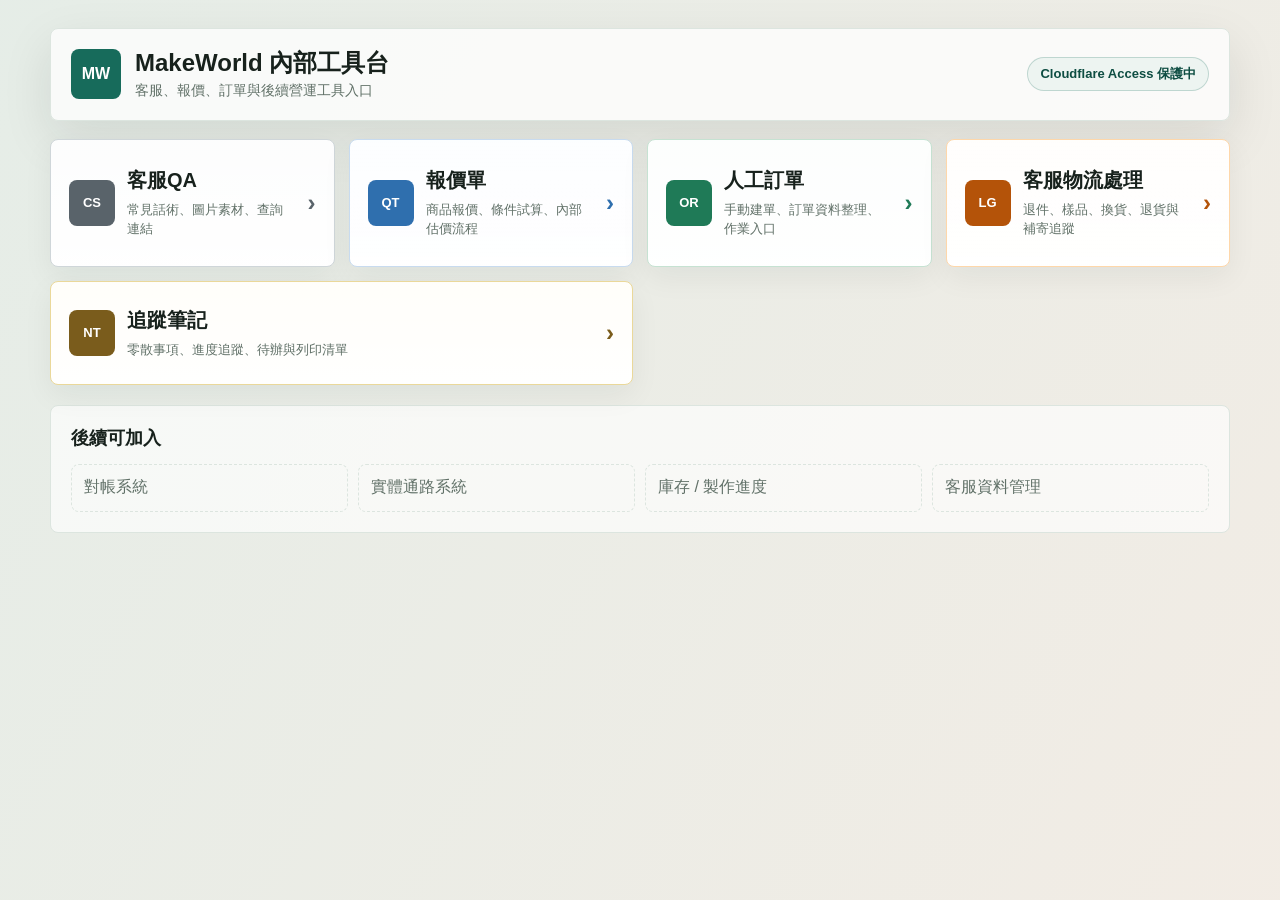
<file: index.html>
<!doctype html>
<html lang="zh-Hant">
  <head>
    <meta charset="UTF-8" />
    <meta name="viewport" content="width=device-width, initial-scale=1.0" />
    <title>MakeWorld 內部工具台</title>
    <link rel="stylesheet" href="platform.css?v=20260612-notes-row" />
  </head>
  <body>
    <main class="shell">
      <header class="topbar">
        <div class="brand">
          <div class="brand-mark" aria-hidden="true">MW</div>
          <div>
            <h1>MakeWorld 內部工具台</h1>
            <p>客服、報價、訂單與後續營運工具入口</p>
          </div>
        </div>
        <div class="status-pill">Cloudflare Access 保護中</div>
      </header>

      <section class="tool-grid" aria-label="工具列表">
        <a class="tool-card tool-customer" href="customer/">
          <span class="tool-icon" aria-hidden="true">CS</span>
          <span class="tool-content">
            <strong>客服QA</strong>
            <small>常見話術、圖片素材、查詢連結</small>
          </span>
          <span class="arrow" aria-hidden="true">›</span>
        </a>

        <a class="tool-card tool-quote" href="quote/">
          <span class="tool-icon" aria-hidden="true">QT</span>
          <span class="tool-content">
            <strong>報價單</strong>
            <small>商品報價、條件試算、內部估價流程</small>
          </span>
          <span class="arrow" aria-hidden="true">›</span>
        </a>

        <a class="tool-card tool-orders" href="orders/">
          <span class="tool-icon" aria-hidden="true">OR</span>
          <span class="tool-content">
            <strong>人工訂單</strong>
            <small>手動建單、訂單資料整理、作業入口</small>
          </span>
          <span class="arrow" aria-hidden="true">›</span>
        </a>

        <a class="tool-card tool-logistics" href="logistics/">
          <span class="tool-icon" aria-hidden="true">LG</span>
          <span class="tool-content">
            <strong>客服物流處理</strong>
            <small>退件、樣品、換貨、退貨與補寄追蹤</small>
          </span>
          <span class="arrow" aria-hidden="true">›</span>
        </a>

        <a class="tool-card tool-notes" href="notes/">
          <span class="tool-icon" aria-hidden="true">NT</span>
          <span class="tool-content">
            <strong>追蹤筆記</strong>
            <small>零散事項、進度追蹤、待辦與列印清單</small>
          </span>
          <span class="arrow" aria-hidden="true">›</span>
        </a>
      </section>

      <section class="coming-soon" aria-label="後續工具">
        <h2>後續可加入</h2>
        <div class="placeholder-grid">
          <div>對帳系統</div>
          <div>實體通路系統</div>
          <div>庫存 / 製作進度</div>
          <div>客服資料管理</div>
        </div>
      </section>
    </main>
  </body>
</html>
</file>
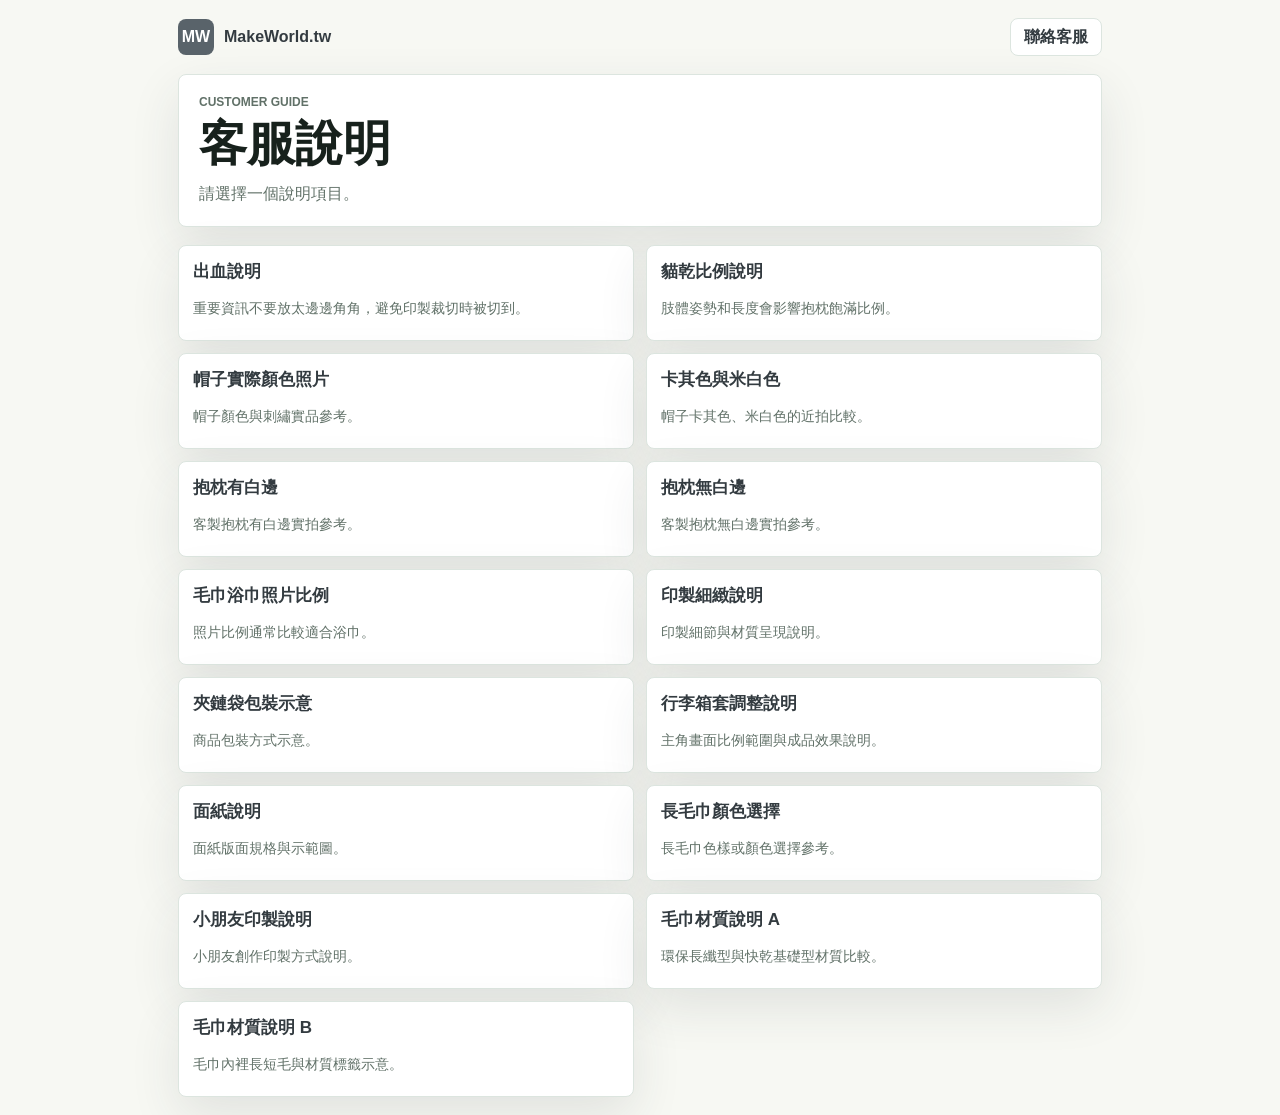
<file: help/index.html>
<!doctype html>
<html lang="zh-Hant">
  <head>
    <meta charset="UTF-8" />
    <meta name="viewport" content="width=device-width, initial-scale=1.0" />
    <meta name="robots" content="noindex, nofollow" />
    <title>MakeWorld 說明頁</title>
    <link rel="stylesheet" href="styles.css?v=20260609-help-pages" />
  </head>
  <body>
    <main class="help-shell">
      <header class="help-header">
        <a class="brand" href="./" aria-label="回說明首頁">
          <span>MW</span>
          <strong>MakeWorld.tw</strong>
        </a>
        <a class="contact-link" href="https://lin.ee/qmMYCJr" target="_blank" rel="noopener">聯絡客服</a>
      </header>

      <section class="hero" id="helpHero">
        <p class="eyebrow">Customer Guide</p>
        <h1 id="helpTitle">客服說明</h1>
        <p id="helpDescription">請選擇一個說明項目。</p>
      </section>

      <section class="image-card" id="imageCard" hidden>
        <img id="helpImage" alt="" />
      </section>

      <section class="guide-list" id="guideList" aria-label="所有說明項目"></section>
    </main>

    <script src="script.js?v=20260609-help-pages"></script>
  </body>
</html>
</file>
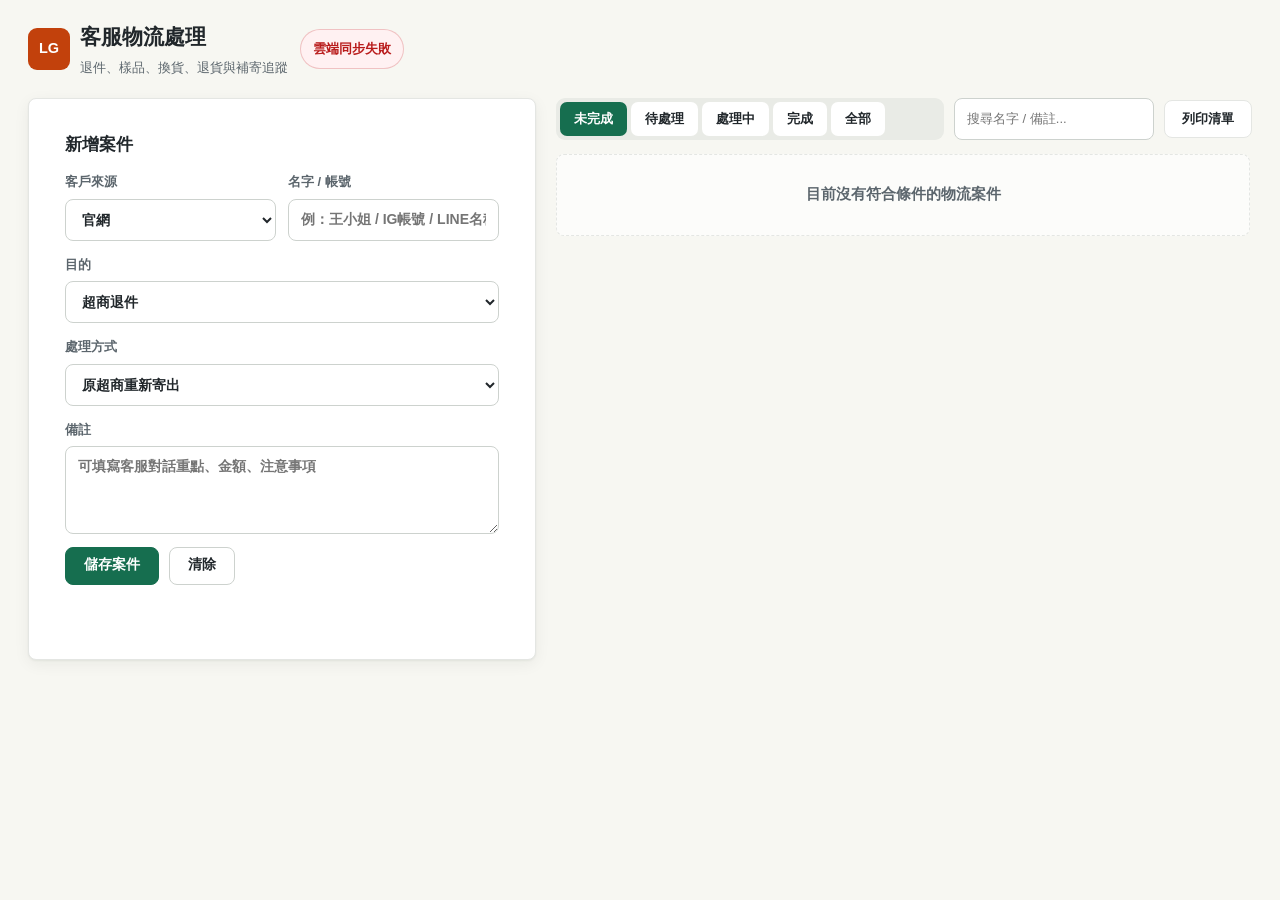
<file: logistics/index.html>
<!doctype html>
<html lang="zh-Hant">
  <head>
    <meta charset="UTF-8" />
    <meta name="viewport" content="width=device-width, initial-scale=1.0, maximum-scale=1.0" />
    <title>客服物流處理</title>
    <link rel="stylesheet" href="styles.css?v=20260721-case-print" />
  </head>
  <body>
    <main class="app-shell">
      <header class="topbar">
        <a class="brand" href="../" aria-label="回內部工具台">
          <span class="brand-mark">LG</span>
          <span>
            <strong>客服物流處理</strong>
            <small>退件、樣品、換貨、退貨與補寄追蹤</small>
          </span>
        </a>
        <div class="status-chip" id="syncStatus">雲端同步中</div>
      </header>

      <div class="tool-layout">
      <section class="view active" id="formView">
        <form class="case-form" id="caseForm">
          <input id="caseId" type="hidden" />
          <input id="caseReference" type="hidden" />

          <section class="panel logistics-entry-panel">
            <div class="panel-head">
              <h1>新增案件</h1>
            </div>

            <div class="source-grid">
              <label>
                客戶來源
                <select id="caseSource">
                  <option value="官網">官網</option>
                  <option value="FB">FB</option>
                  <option value="LINE@">LINE@</option>
                  <option value="threads">threads</option>
                  <option value="電話">電話</option>
                  <option value="布碼科技">布碼科技</option>
                  <option value="其他">其他</option>
                </select>
              </label>
              <label>
                名字 / 帳號
                <input id="caseSourceName" type="text" placeholder="例：王小姐 / IG帳號 / LINE名稱" />
              </label>
            </div>

            <label>
              目的
              <select id="casePurpose">
                <option value="超商退件">超商退件</option>
                <option value="樣品">樣品</option>
                <option value="換貨">換貨</option>
                <option value="退貨">退貨</option>
                <option value="其他">其他</option>
              </select>
            </label>

            <label class="conditional" id="purposeOtherWrap">
              其他目的內容
              <input id="casePurposeOther" type="text" placeholder="請填寫目的" />
            </label>

            <label>
              處理方式
              <select id="caseMethod">
                <option value="原超商重新寄出">原超商重新寄出</option>
                <option value="新超商重新寄出">新超商重新寄出</option>
                <option value="宅配">宅配</option>
                <option value="取件收回">取件收回</option>
              </select>
            </label>

            <div class="conditional detail-grid" id="storeWrap">
              <label>
                新超商店名
                <input id="storeName" type="text" placeholder="例：7-11 竹山門市" />
              </label>
              <label>
                新超商店號
                <input id="storeCode" type="text" placeholder="例：123456" />
              </label>
            </div>

            <div class="conditional detail-grid" id="deliveryWrap">
              <label>
                姓名
                <input id="recipientName" type="text" placeholder="收件 / 取件姓名" />
              </label>
              <label>
                電話
                <input id="recipientPhone" type="text" placeholder="電話" />
              </label>
              <label class="wide">
                地址
                <input id="recipientAddress" type="text" placeholder="完整地址" />
              </label>
            </div>

            <label>
              備註
              <textarea id="caseNote" rows="3" placeholder="可填寫客服對話重點、金額、注意事項"></textarea>
            </label>

            <div class="form-actions">
              <button class="primary-btn" type="submit">儲存案件</button>
              <button class="secondary-btn" type="button" id="clearButton">清除</button>
            </div>
            <div class="save-status" id="saveStatus" role="status" aria-live="polite"></div>

            <input id="caseStatus" type="hidden" value="pending" />
          </section>
        </form>
      </section>

      <section class="view active" id="listView">
        <div class="list-tools">
          <div class="filter-bar" id="filterBar">
            <button class="filter-btn active" type="button" data-filter="active">未完成</button>
            <button class="filter-btn" type="button" data-filter="pending">待處理</button>
            <button class="filter-btn" type="button" data-filter="processing">處理中</button>
            <button class="filter-btn" type="button" data-filter="done">完成</button>
            <button class="filter-btn" type="button" data-filter="all">全部</button>
          </div>
          <input class="list-search" id="caseSearch" type="search" placeholder="搜尋名字 / 備註..." autocomplete="off" />
          <button class="print-list-btn" type="button" id="printListButton">列印清單</button>
        </div>

        <div class="summary-grid" id="summaryGrid"></div>
        <div class="case-list" id="caseList"></div>
      </section>
      </div>
    </main>

    <div class="print-workorder" id="printWorkorder" aria-hidden="true"></div>

    <script src="script.js?v=20260721-case-print"></script>
  </body>
</html>
</file>
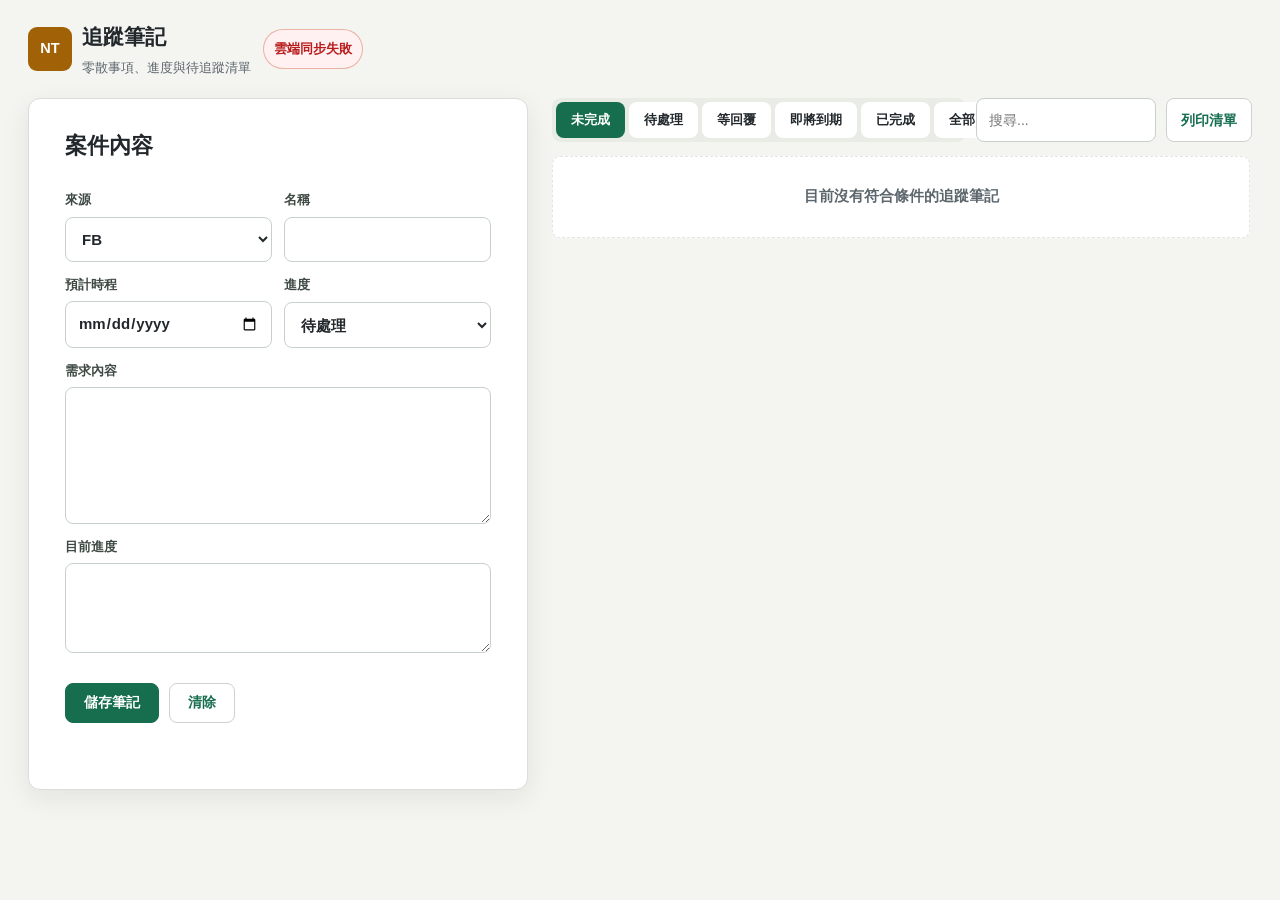
<file: notes/index.html>
<!doctype html>
<html lang="zh-Hant">
  <head>
    <meta charset="UTF-8" />
    <meta name="viewport" content="width=device-width, initial-scale=1.0, maximum-scale=1.0" />
    <title>追蹤筆記</title>
    <link rel="stylesheet" href="styles.css?v=20260624-note-date-sort" />
  </head>
  <body>
    <main class="app-shell">
      <header class="topbar">
        <a class="brand" href="../" aria-label="回內部工具台">
          <span class="brand-mark">NT</span>
          <span>
            <strong>追蹤筆記</strong>
            <small>零散事項、進度與待追蹤清單</small>
          </span>
        </a>
        <div class="status-chip" id="syncStatus">雲端同步中</div>
      </header>

      <div class="tool-layout">
      <section class="view active" id="formView">
        <form class="note-form" id="noteForm">
          <input id="noteId" type="hidden" />

          <section class="panel">
            <div class="panel-head">
              <p>NOTE</p>
              <h1>案件內容</h1>
            </div>

            <div class="two-grid note-title-grid">
              <label>
                來源
                <select id="noteTarget">
                  <option value="FB">FB</option>
                  <option value="LINE@">LINE@</option>
                  <option value="threads">threads</option>
                  <option value="電話">電話</option>
                  <option value="布碼科技">布碼科技</option>
                  <option value="官網">官網</option>
                  <option value="內部">內部</option>
                  <option value="其他">其他</option>
                </select>
              </label>
              <label>
                名稱
                <input id="noteTitle" type="text" />
              </label>
            </div>

            <div class="two-grid note-progress-grid">
              <label>
                預計時程
                <input id="noteDue" type="date" />
              </label>
              <label>
                進度
                <select id="noteStatus">
                  <option value="todo">待處理</option>
                  <option value="working">處理中</option>
                  <option value="quote">問報價中</option>
                  <option value="production">生產中</option>
                  <option value="customer_wait">客戶沒回應中</option>
                  <option value="vendor_wait">等廠商回覆</option>
                  <option value="sample">收樣品</option>
                  <option value="paused">暫停</option>
                  <option value="done">已完成</option>
                </select>
              </label>
            </div>

            <label class="work-field">
              需求內容
              <textarea id="noteWork" rows="5"></textarea>
            </label>

            <input id="notePriority" type="hidden" value="normal" />

            <label>
              目前進度
              <textarea id="noteMemo" rows="3"></textarea>
            </label>
          </section>

          <div class="form-actions">
            <button class="primary-btn" type="submit">儲存筆記</button>
            <button class="secondary-btn" type="button" id="clearButton">清除</button>
          </div>
          <div class="save-status" id="saveStatus" role="status" aria-live="polite"></div>
        </form>
      </section>

      <section class="view active" id="listView">
        <div class="list-tools">
          <div class="filter-bar" id="filterBar">
            <button class="filter-btn active" type="button" data-filter="active">未完成</button>
            <button class="filter-btn" type="button" data-filter="todo">待處理</button>
            <button class="filter-btn" type="button" data-filter="waiting">等回覆</button>
            <button class="filter-btn" type="button" data-filter="soon">即將到期</button>
            <button class="filter-btn" type="button" data-filter="done">已完成</button>
            <button class="filter-btn" type="button" data-filter="all">全部</button>
          </div>
          <input class="list-search" id="noteSearch" type="search" placeholder="搜尋..." autocomplete="off" />
          <button class="print-btn" type="button" id="printListButton">列印清單</button>
        </div>

        <div class="summary-grid" id="summaryGrid"></div>
        <div class="note-list" id="noteList"></div>
      </section>
      </div>
    </main>

    <script src="script.js?v=20260624-note-date-sort"></script>
  </body>
</html>
</file>
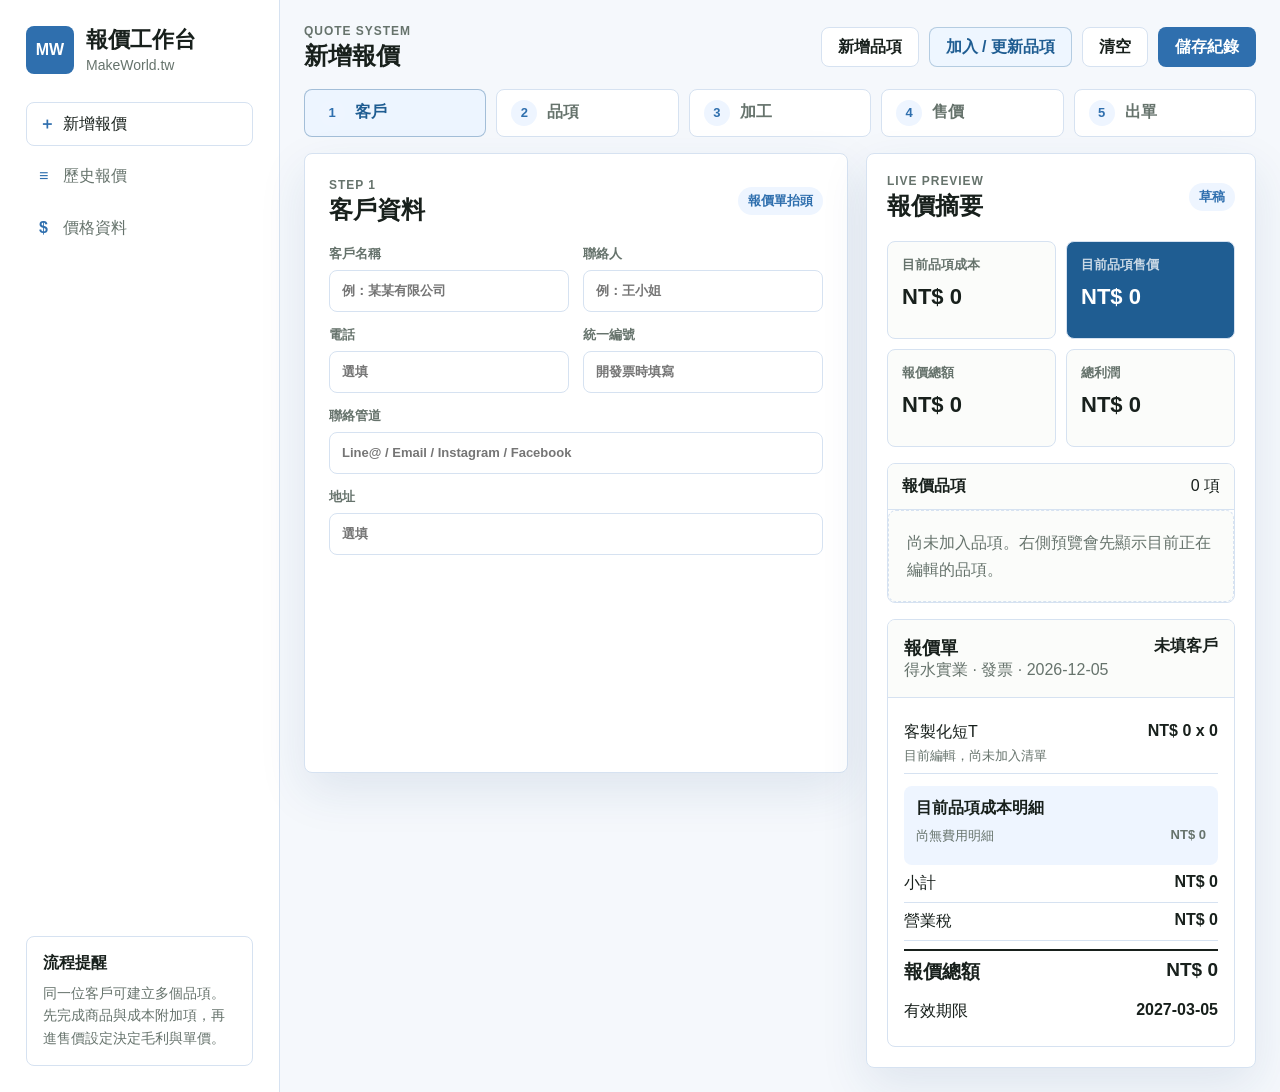
<file: quote-workbench/index.html>
<!doctype html>
<html lang="zh-Hant">
  <head>
    <meta charset="UTF-8" />
    <meta name="viewport" content="width=device-width, initial-scale=1.0" />
    <title>MakeWorld 報價工作台</title>
    <link rel="stylesheet" href="styles.css?v=20260601-paper-layout" />
  </head>
  <body>
    <main class="app-shell">
      <aside class="side-nav" aria-label="主要導覽">
        <div class="brand">
          <div class="brand-logo" aria-hidden="true">MW</div>
          <div>
            <h1>報價工作台</h1>
            <p>MakeWorld.tw</p>
          </div>
        </div>

        <nav class="nav-list" id="viewNav">
          <button class="nav-item active" type="button" data-view="workspace"><span>＋</span>新增報價</button>
          <button class="nav-item" type="button" data-view="history"><span>≡</span>歷史報價</button>
          <button class="nav-item" type="button" data-view="pricing"><span>$</span>價格資料</button>
        </nav>

        <div class="nav-note">
          <strong>流程提醒</strong>
          <p>同一位客戶可建立多個品項。先完成商品與成本附加項，再進售價設定決定毛利與單價。</p>
        </div>
      </aside>

      <section class="main-area">
        <header class="topbar">
          <div>
            <p class="eyebrow">Quote System</p>
            <h2 id="pageTitle">新增報價</h2>
          </div>
          <div class="topbar-actions">
            <button class="ghost-button" type="button" id="newItemButton">新增品項</button>
            <button class="secondary-button" type="button" id="commitTopButton">加入 / 更新品項</button>
            <button class="ghost-button" type="button" id="resetButton">清空</button>
            <button class="primary-button" type="button" id="saveButton">儲存紀錄</button>
          </div>
        </header>

        <section class="view active" id="workspaceView">
          <div class="flow-strip five" id="flowStrip" aria-label="報價流程">
            <button class="flow-step active" type="button" data-step="customer"><span>1</span>客戶</button>
            <button class="flow-step" type="button" data-step="product"><span>2</span>品項</button>
            <button class="flow-step" type="button" data-step="processing"><span>3</span>加工</button>
            <button class="flow-step" type="button" data-step="pricing"><span>4</span>售價</button>
            <button class="flow-step" type="button" data-step="quote"><span>5</span>出單</button>
          </div>

          <div class="work-grid">
            <section class="editor-panel">
              <article class="step-panel active" id="stepCustomer">
                <div class="section-title">
                  <div>
                    <p class="eyebrow">Step 1</p>
                    <h3>客戶資料</h3>
                  </div>
                  <span class="status-pill">報價單抬頭</span>
                </div>

                <div class="form-grid two">
                  <label>客戶名稱<input id="customerName" type="text" placeholder="例：某某有限公司" /></label>
                  <label>聯絡人<input id="contactName" type="text" placeholder="例：王小姐" /></label>
                  <label>電話<input id="customerPhone" type="text" placeholder="選填" /></label>
                  <label>統一編號<input id="taxId" type="text" placeholder="開發票時填寫" /></label>
                  <label class="wide">聯絡管道<input id="channel" type="text" placeholder="Line@ / Email / Instagram / Facebook" /></label>
                  <label class="wide">地址<input id="address" type="text" placeholder="選填" /></label>
                </div>
              </article>

              <article class="step-panel" id="stepProduct">
                <div class="section-title">
                  <div>
                    <p class="eyebrow">Step 2</p>
                    <h3>品項內容</h3>
                  </div>
                  <div class="segmented" role="group" aria-label="商品類型">
                    <button class="active" type="button" data-type="shirt">衣服</button>
                    <button type="button" data-type="towel">毛巾</button>
                    <button type="button" data-type="other">其他</button>
                  </div>
                </div>

                <div class="item-toolbar">
                  <div>
                    <strong id="editingLabel">目前編輯：新衣服品項</strong>
                    <p class="small-muted">設定完成後按「加入 / 更新品項」，它會進入右側報價清單。</p>
                  </div>
                  <button class="secondary-button" type="button" id="commitItemButton">加入 / 更新品項</button>
                </div>

                <div class="product-form active" id="shirtForm">
                  <div class="form-grid two">
                    <label class="wide">報價單品名<input id="shirtQuoteName" type="text" value="客製化短T" /></label>
                    <label>衣服品牌
                      <select id="shirtBrand">
                        <option value="printstar">Printstar 00085-CVT</option>
                        <option value="gildan">Gildan 76000 短T</option>
                        <option value="crossrunner">Crossrunner 3900 排汗衫</option>
                        <option value="ua">UA35001</option>
                        <option value="custom">其他，自填成本</option>
                      </select>
                    </label>
                    <label>顏色
                      <select id="shirtColor">
                        <option value="white">白色</option>
                        <option value="color">彩色</option>
                      </select>
                    </label>
                    <label>S - XL 數量<input id="shirtQtyRegular" type="number" min="0" placeholder="0" /></label>
                    <label>2L 以上數量<input id="shirtQtyLarge" type="number" min="0" placeholder="0" /></label>
                    <label id="customShirtCostWrap" class="hidden">自填衣服成本 / 件<input id="customShirtCost" type="number" min="0" placeholder="0" /></label>
                  </div>
                </div>

                <div class="product-form" id="towelForm">
                  <div class="form-grid two">
                    <label class="wide">報價單品名<input id="towelQuoteName" type="text" value="客製化毛巾" /></label>
                    <label>毛巾規格
                      <select id="towelType">
                        <option value="basic_white">素色毛巾 30x60cm</option>
                        <option value="basic_large">素色毛巾 34x76cm</option>
                        <option value="sport">運動毛巾 20x100cm</option>
                        <option value="bath">浴巾 70x140cm</option>
                      </select>
                    </label>
                    <label>顏色
                      <select id="towelColor">
                        <option value="white">白色</option>
                        <option value="color">彩色</option>
                      </select>
                    </label>
                    <label>數量<input id="towelQty" type="number" min="0" placeholder="0" /></label>
                    <label>毛巾加工 / 附加成本<input id="towelExtraCost" type="number" min="0" placeholder="0" /></label>
                  </div>
                  <div class="cost-card inline-cost">
                    <h4>附加費用</h4>
                    <div class="form-grid two">
                      <label>標籤<select id="towelLabelMode"><option value="none">不改標</option><option value="sew">車標</option><option value="print">印標</option></select></label>
                      <label>標籤採購費<input id="towelLabelBatchCost" type="number" min="0" placeholder="0" /></label>
                      <label>包裝<select id="towelPackageMode"><option value="none">免包裝</option><option value="opp">OPP 袋</option></select></label>
                      <label>每 100 件運費<input id="towelShippingRate" type="number" min="0" placeholder="0" /></label>
                    </div>
                    <div class="part-summary" id="towelAddonsSummary"></div>
                  </div>
                </div>

                <div class="product-form" id="otherForm">
                  <div class="form-grid two">
                    <label class="wide">報價單品名<input id="otherQuoteName" type="text" placeholder="例：客製化抱枕" /></label>
                    <label>商品名稱<input id="otherName" type="text" placeholder="例：抱枕、面紙、帽子" /></label>
                    <label>規格<input id="otherSpec" type="text" placeholder="選填" /></label>
                    <label>數量<input id="otherQty" type="number" min="0" placeholder="0" /></label>
                    <label>單件成本<input id="otherCost" type="number" min="0" placeholder="0" /></label>
                    <label class="wide">附加成本 / 件<input id="otherExtraCost" type="number" min="0" placeholder="0" /></label>
                  </div>
                  <div class="cost-card inline-cost">
                    <h4>附加費用</h4>
                    <div class="form-grid two">
                      <label>標籤<select id="otherLabelMode"><option value="none">不改標</option><option value="sew">車標</option><option value="print">印標</option></select></label>
                      <label>標籤採購費<input id="otherLabelBatchCost" type="number" min="0" placeholder="0" /></label>
                      <label>包裝<select id="otherPackageMode"><option value="none">免包裝</option><option value="opp">OPP 袋</option></select></label>
                      <label>每 100 件運費<input id="otherShippingRate" type="number" min="0" placeholder="0" /></label>
                    </div>
                    <div class="part-summary" id="otherAddonsSummary"></div>
                  </div>
                </div>
              </article>

              <article class="step-panel" id="stepProcessing">
                <div class="section-title">
                  <div>
                    <p class="eyebrow">Step 3</p>
                    <h3>衣服加工</h3>
                  </div>
                  <span class="status-pill">只套用衣服品項</span>
                </div>

                <div id="processingUnavailable" class="empty-state hidden">
                  <h4>此商品類型不需要衣服加工設定</h4>
                  <p>毛巾或其他商品的加工、包裝、特殊費用，請在各自的品項內容中設定。</p>
                </div>

                <div id="shirtProcessingArea" class="processing-grid">
                  <section class="position-card" data-position="front">
                    <div class="position-head">
                      <label class="check-label"><input type="checkbox" id="frontEnabled" />正面</label>
                      <strong class="position-total" id="frontSubtotal">NT$ 0 / 件</strong>
                    </div>
                    <div class="form-grid compact">
                      <label>印刷方式<select id="frontMethod" data-method><option value="dtf">抖粉</option><option value="screen">網印</option><option value="dtg">直噴</option><option value="custom">自填</option></select></label>
                      <label>寬 cm<input id="frontWidth" type="number" min="0" placeholder="0" /></label>
                      <label>高 cm<input id="frontHeight" type="number" min="0" placeholder="0" /></label>
                      <label data-colors-field="front">顏色數<input id="frontColors" type="number" min="1" placeholder="0" /></label>
                      <label data-custom-field="front">自填 / 件<input id="frontCustomCost" type="number" min="0" placeholder="0" /></label>
                      <label data-plate-field="front">版費<input id="frontPlate" type="number" min="0" readonly /></label>
                    </div>
                    <div class="part-summary" id="frontSummary"></div>
                  </section>

                  <section class="position-card" data-position="back">
                    <div class="position-head">
                      <label class="check-label"><input type="checkbox" id="backEnabled" />背面</label>
                      <strong class="position-total" id="backSubtotal">NT$ 0 / 件</strong>
                    </div>
                    <div class="form-grid compact">
                      <label>印刷方式<select id="backMethod" data-method><option value="dtf">抖粉</option><option value="screen">網印</option><option value="dtg">直噴</option><option value="custom">自填</option></select></label>
                      <label>寬 cm<input id="backWidth" type="number" min="0" placeholder="0" /></label>
                      <label>高 cm<input id="backHeight" type="number" min="0" placeholder="0" /></label>
                      <label data-colors-field="back">顏色數<input id="backColors" type="number" min="1" placeholder="0" /></label>
                      <label data-custom-field="back">自填 / 件<input id="backCustomCost" type="number" min="0" placeholder="0" /></label>
                      <label data-plate-field="back">版費<input id="backPlate" type="number" min="0" readonly /></label>
                    </div>
                    <div class="part-summary" id="backSummary"></div>
                  </section>

                  <section class="position-card" data-position="arm">
                    <div class="position-head">
                      <label class="check-label"><input type="checkbox" id="armEnabled" />手臂</label>
                      <div class="position-actions">
                        <select id="armSide">
                          <option value="left">左手臂</option>
                          <option value="right">右手臂</option>
                          <option value="both">雙臂</option>
                        </select>
                        <strong class="position-total" id="armSubtotal">NT$ 0 / 件</strong>
                      </div>
                    </div>
                    <div class="form-grid compact">
                      <label>印刷方式<select id="armMethod" data-method><option value="dtf">抖粉</option><option value="screen">網印</option><option value="dtg">直噴</option><option value="custom">自填</option></select></label>
                      <label>寬 cm<input id="armWidth" type="number" min="0" placeholder="0" /></label>
                      <label>高 cm<input id="armHeight" type="number" min="0" placeholder="0" /></label>
                      <label data-colors-field="arm">顏色數<input id="armColors" type="number" min="1" placeholder="0" /></label>
                      <label data-custom-field="arm">自填 / 件<input id="armCustomCost" type="number" min="0" placeholder="0" /></label>
                      <label data-plate-field="arm">版費<input id="armPlate" type="number" min="0" readonly /></label>
                    </div>
                    <div class="part-summary" id="armSummary"></div>
                  </section>
                </div>
                <div id="shirtAddonsCard" class="cost-card inline-cost">
                  <h4>附加費用</h4>
                  <div class="form-grid two">
                    <label>標籤<select id="shirtLabelMode"><option value="none">不改標</option><option value="sew">車標</option><option value="print">印標</option></select></label>
                    <label>標籤採購費<input id="shirtLabelBatchCost" type="number" min="0" placeholder="0" /></label>
                    <label>包裝<select id="shirtPackageMode"><option value="none">免包裝</option><option value="opp">OPP 袋</option></select></label>
                    <label>每 100 件運費<input id="shirtShippingRate" type="number" min="0" placeholder="0" /></label>
                  </div>
                  <div class="part-summary" id="shirtAddonsSummary"></div>
                </div>
              </article>

              <article class="step-panel" id="stepPricing">
                <div class="section-title">
                  <div>
                    <p class="eyebrow">Step 4</p>
                    <h3>售價設定</h3>
                  </div>
                  <span class="status-pill">目前品項</span>
                </div>

                <div class="cost-layout">
                  <div class="cost-card">
                    <h4>售價</h4>
                    <div class="form-grid two">
                      <label>定價模式<select id="profitMode"><option value="margin">利潤率</option><option value="fixed">固定獲利 / 件</option><option value="direct">直接填售價</option></select></label>
                      <label>利潤率 %<input id="marginRate" type="number" min="0" max="95" placeholder="0" /></label>
                      <label>固定獲利 / 件<input id="fixedProfit" type="number" min="0" placeholder="0" /></label>
                      <label>直接售價 / 件<input id="directPrice" type="number" min="0" placeholder="0" /></label>
                    </div>
                    <div class="part-summary" id="pricingSummary"></div>
                  </div>
                </div>
              </article>

              <article class="step-panel" id="stepQuote">
                <div class="section-title">
                  <div>
                    <p class="eyebrow">Step 5</p>
                    <h3>出單</h3>
                  </div>
                  <div class="segmented company-segment" role="group" aria-label="出單公司">
                    <button class="active" type="button" data-company="deshui">得水實業<br><small>發票</small></button>
                    <button type="button" data-company="chimei">奇美廣告<br><small>收據</small></button>
                    <button type="button" data-company="buma">布碼科技<br><small>收據</small></button>
                  </div>
                </div>

                <div class="quote-sheet" id="quoteSheet">
                  <div class="form-grid two output-options">
                    <label>報價單 Logo
                      <select id="outputLogo">
                        <option value="makeworld">地圖製造 logo</option>
                        <option value="buma">布碼科技 logo</option>
                        <option value="none">無 logo</option>
                      </select>
                    </label>
                    <label>報價單印章
                      <select id="outputStamp">
                        <option value="auto">依出單公司自動選擇</option>
                        <option value="deshui">得水實業印章</option>
                        <option value="chimei">奇美廣告印章</option>
                        <option value="none">無印章</option>
                      </select>
                    </label>
                    <label>公司聯絡人
                      <select id="outputContact">
                        <option value="wei">魏先生 0492653166</option>
                        <option value="lan">藍小姐 0939299535</option>
                      </select>
                    </label>
                  </div>
                  <div class="quote-sheet-head">
                    <div>
                      <p class="eyebrow">Quotation</p>
                      <h3>報價單預覽</h3>
                    </div>
                    <div class="quote-sheet-meta" id="quoteSheetMeta"></div>
                  </div>

                  <div class="quote-customer-block" id="quoteCustomerBlock"></div>

                  <div class="quote-table-wrap">
                    <table class="quote-table">
                      <thead>
                        <tr>
                          <th>品項</th>
                          <th>規格</th>
                          <th class="num">數量</th>
                          <th class="num">單價</th>
                          <th class="num">小計</th>
                        </tr>
                      </thead>
                      <tbody id="quoteTableBody"></tbody>
                    </table>
                  </div>

                  <div class="quote-total-box" id="quoteTotalBox"></div>
                </div>

                <div class="manual-item-box">
                  <div class="section-title compact-title">
                    <div>
                      <p class="eyebrow">Manual Item</p>
                      <h3>手動新增報價項目</h3>
                    </div>
                    <button class="secondary-button" type="button" id="addManualItemButton">加入手動項目</button>
                  </div>
                  <div class="form-grid two">
                    <label>品名<input id="manualName" type="text" placeholder="例：急件費、設計費、特殊包裝" /></label>
                    <label>規格<input id="manualSpec" type="text" placeholder="選填" /></label>
                    <label>數量<input id="manualQty" type="number" min="0" placeholder="0" /></label>
                    <label>單價<input id="manualPrice" type="number" min="0" placeholder="0" /></label>
                  </div>
                </div>

                <div class="form-grid two">
                  <label>報價日期<input id="quoteDate" type="date" /></label>
                  <label>有效期限<input id="validUntil" type="date" /></label>
                  <label class="wide">備註<textarea id="quoteNote" rows="4" placeholder="例：報價未含特殊急件費，實際交期依確認稿件後排程。"></textarea></label>
                </div>

                <div class="action-row">
                  <button class="primary-button" type="button" id="printButton">列印 / 另存 PDF</button>
                  <button class="secondary-button" type="button" id="mailButton">寄送 Email 草稿</button>
                </div>
              </article>
            </section>

            <aside class="summary-panel">
              <div class="summary-header">
                <div>
                  <p class="eyebrow">Live Preview</p>
                  <h3>報價摘要</h3>
                </div>
                <span id="quoteStatus" class="status-pill">草稿</span>
              </div>

              <div class="metric-grid">
                <div class="metric"><span>目前品項成本</span><strong id="unitCost">NT$ 0</strong></div>
                <div class="metric highlight"><span>目前品項售價</span><strong id="unitPrice">NT$ 0</strong></div>
                <div class="metric"><span>報價總額</span><strong id="grandTotal">NT$ 0</strong></div>
                <div class="metric"><span>總利潤</span><strong id="totalProfit">NT$ 0</strong></div>
              </div>

              <div class="item-list-panel">
                <div class="item-list-head">
                  <h4>報價品項</h4>
                  <span id="itemCount">0 項</span>
                </div>
                <div id="quoteItems" class="quote-items"></div>
              </div>

              <div class="quote-preview" id="quotePreview"></div>
            </aside>
          </div>
        </section>

        <section class="view" id="historyView">
          <div class="list-header">
            <div>
              <p class="eyebrow">Saved Quotes</p>
              <h3>歷史報價</h3>
            </div>
            <input id="historySearch" type="search" placeholder="搜尋客戶或品項" />
          </div>
          <div class="history-list" id="historyList"></div>
        </section>

        <section class="view" id="pricingView">
          <div class="pricing-grid">
            <article class="info-card"><h3>衣服基礎成本</h3><div id="shirtPricing"></div></article>
            <article class="info-card"><h3>毛巾基礎成本</h3><div id="towelPricing"></div></article>
            <article class="info-card">
              <h3>衣服加工公式</h3>
              <ul class="formula-list">
                <li>抖粉：寬 x 高 x 0.02 + 人工 7 元 / 件</li>
                <li>網印：第 1 色 10 元，第 2 色 +5 元，第 3 色起 +5 元，另加版費攤提</li>
                <li>直噴：暫估 60 元 / 件</li>
                <li>手臂雙臂會以 2 倍加工費計算</li>
              </ul>
            </article>
          </div>
        </section>
      </section>
    </main>

    <div class="toast" id="toast" role="status" aria-live="polite"></div>
    <script src="script.js?v=20260601-paper-layout"></script>
  </body>
</html>
</file>
<file: platform.css>
:root {
  color-scheme: light;
  --ink: #17211c;
  --muted: #617168;
  --line: #dce5df;
  --panel: #ffffff;
  --paper: #f7f8f3;
  --accent: #176b5b;
  --accent-strong: #0d4d42;
  --warm: #b45f3c;
  --shadow: 0 18px 50px rgba(23, 33, 28, 0.1);
}

* {
  box-sizing: border-box;
}

body {
  margin: 0;
  min-height: 100vh;
  font-family: Inter, "Noto Sans TC", "PingFang TC", "Microsoft JhengHei", Arial, sans-serif;
  background:
    linear-gradient(120deg, rgba(23, 107, 91, 0.08), rgba(180, 95, 60, 0.08)),
    var(--paper);
  color: var(--ink);
}

a {
  color: inherit;
  text-decoration: none;
}

.shell {
  width: min(1180px, calc(100% - 32px));
  margin: 0 auto;
  padding: 28px 0 48px;
}

.topbar {
  display: flex;
  align-items: center;
  justify-content: space-between;
  gap: 16px;
  border: 1px solid var(--line);
  border-radius: 8px;
  background: rgba(255, 255, 255, 0.76);
  box-shadow: var(--shadow);
  padding: 20px;
}

.brand {
  display: grid;
  grid-template-columns: 50px 1fr;
  gap: 14px;
  align-items: center;
}

.brand-mark {
  display: grid;
  place-items: center;
  width: 50px;
  height: 50px;
  border-radius: 8px;
  background: var(--accent);
  color: white;
  font-weight: 900;
}

h1,
h2,
p {
  margin: 0;
}

h1 {
  font-size: 24px;
  line-height: 1.2;
}

.brand p {
  margin-top: 4px;
  color: var(--muted);
  font-size: 14px;
}

.status-pill {
  display: inline-flex;
  align-items: center;
  min-height: 34px;
  border: 1px solid rgba(23, 107, 91, 0.22);
  border-radius: 999px;
  background: #edf4f1;
  color: var(--accent-strong);
  padding: 0 12px;
  font-size: 13px;
  font-weight: 800;
  white-space: nowrap;
}

.tool-grid {
  display: grid;
  grid-template-columns: repeat(4, minmax(0, 1fr));
  gap: 14px;
  margin-top: 18px;
}

.tool-card {
  --tool-main: var(--accent);
  --tool-soft: #f0f4f1;
  --tool-border: var(--line);
  display: grid;
  grid-template-columns: 46px 1fr auto;
  gap: 12px;
  align-items: center;
  min-height: 128px;
  border: 1px solid var(--tool-border);
  border-radius: 8px;
  background:
    linear-gradient(180deg, rgba(255, 255, 255, 0.86), rgba(255, 255, 255, 0.98)),
    var(--tool-soft);
  box-shadow: 0 10px 30px rgba(23, 33, 28, 0.06);
  padding: 18px;
}

.tool-card:hover {
  border-color: var(--tool-main);
  transform: translateY(-2px);
}

.tool-icon {
  display: grid;
  place-items: center;
  width: 46px;
  height: 46px;
  border-radius: 8px;
  background: var(--tool-main);
  color: white;
  font-size: 13px;
  font-weight: 900;
}

.tool-customer {
  --tool-main: #59636a;
  --tool-soft: #eef1f2;
  --tool-border: #cfd6d9;
}

.tool-quote {
  --tool-main: #2f6fae;
  --tool-soft: #edf5ff;
  --tool-border: #c8dbef;
}

.tool-orders {
  --tool-main: #1f7a57;
  --tool-soft: #edf8f2;
  --tool-border: #c6e2d2;
}

.tool-logistics {
  --tool-main: #b45309;
  --tool-soft: #fff7ed;
  --tool-border: #fed7aa;
}

.tool-notes {
  --tool-main: #7a5c1c;
  --tool-soft: #fff7da;
  --tool-border: #ead89a;
  grid-column: 1 / span 2;
  min-height: 104px;
}

.tool-content strong,
.tool-content small {
  display: block;
}

.tool-content strong {
  font-size: 20px;
}

.tool-content small {
  margin-top: 6px;
  color: var(--muted);
  line-height: 1.45;
}

.arrow {
  color: var(--tool-main);
  font-size: 24px;
  font-weight: 800;
}

.coming-soon {
  margin-top: 20px;
  border: 1px solid var(--line);
  border-radius: 8px;
  background: rgba(255, 255, 255, 0.66);
  padding: 20px;
}

.coming-soon h2 {
  font-size: 18px;
}

.placeholder-grid {
  display: grid;
  grid-template-columns: repeat(4, minmax(0, 1fr));
  gap: 10px;
  margin-top: 14px;
}

.placeholder-grid div {
  display: flex;
  align-items: center;
  min-height: 48px;
  border: 1px dashed var(--line);
  border-radius: 8px;
  color: var(--muted);
  padding: 0 12px;
}

@media (max-width: 900px) {
  .topbar,
  .tool-grid,
  .placeholder-grid {
    grid-template-columns: 1fr;
  }

  .tool-notes {
    grid-column: auto;
    min-height: 128px;
  }

  .topbar {
    display: grid;
  }

  .status-pill {
    width: max-content;
  }
}

@media (max-width: 560px) {
  .shell {
    width: min(100% - 20px, 1180px);
    padding-top: 10px;
  }

  .topbar,
  .tool-card,
  .coming-soon {
    padding: 14px;
  }

  .brand {
    grid-template-columns: 42px 1fr;
  }

  .brand-mark {
    width: 42px;
    height: 42px;
  }

  h1 {
    font-size: 21px;
  }
}
</file>
<file: help/styles.css>
:root {
  --ink: #17211c;
  --muted: #617168;
  --line: #dce5df;
  --paper: #f7f8f3;
  --panel: #ffffff;
  --accent: #59636a;
  --accent-strong: #333b40;
  --shadow: 0 18px 50px rgba(48, 56, 61, 0.11);
}

* {
  box-sizing: border-box;
}

body {
  margin: 0;
  min-height: 100vh;
  font-family: Inter, "Noto Sans TC", "PingFang TC", "Microsoft JhengHei", Arial, sans-serif;
  background: var(--paper);
  color: var(--ink);
}

a {
  color: inherit;
  text-decoration: none;
}

.help-shell {
  width: min(960px, 100%);
  margin: 0 auto;
  padding: 18px;
}

.help-header {
  display: flex;
  align-items: center;
  justify-content: space-between;
  gap: 12px;
  margin-bottom: 18px;
}

.brand {
  display: inline-flex;
  align-items: center;
  gap: 10px;
  color: var(--accent-strong);
}

.brand span {
  display: grid;
  place-items: center;
  width: 36px;
  height: 36px;
  border-radius: 8px;
  background: var(--accent);
  color: white;
  font-weight: 800;
}

.contact-link {
  display: inline-flex;
  align-items: center;
  min-height: 38px;
  border: 1px solid var(--line);
  border-radius: 8px;
  background: white;
  padding: 0 13px;
  color: var(--accent-strong);
  font-weight: 700;
}

.hero,
.image-card,
.guide-list a {
  border: 1px solid var(--line);
  border-radius: 8px;
  background: var(--panel);
  box-shadow: var(--shadow);
}

.hero {
  padding: 20px;
}

.eyebrow {
  margin: 0 0 8px;
  color: var(--muted);
  font-size: 12px;
  font-weight: 800;
  text-transform: uppercase;
}

h1 {
  margin: 0;
  font-size: clamp(28px, 7vw, 48px);
  line-height: 1.12;
  letter-spacing: 0;
}

.hero p:last-child {
  margin: 10px 0 0;
  color: var(--muted);
  font-size: 16px;
  line-height: 1.6;
}

.image-card {
  margin-top: 14px;
  overflow: hidden;
}

.image-card img {
  display: block;
  width: 100%;
  height: auto;
  background: #f2f4ef;
}

.guide-list {
  display: grid;
  grid-template-columns: repeat(2, minmax(0, 1fr));
  gap: 12px;
  margin-top: 18px;
}

.guide-list a {
  display: grid;
  gap: 6px;
  min-height: 96px;
  padding: 14px;
}

.guide-list strong {
  color: var(--accent-strong);
  font-size: 17px;
}

.guide-list span {
  color: var(--muted);
  font-size: 14px;
  line-height: 1.45;
}

@media (max-width: 640px) {
  .help-shell {
    padding: 14px;
  }

  .guide-list {
    grid-template-columns: 1fr;
  }
}
</file>
<file: logistics/styles.css>
:root {
  color-scheme: light;
  --ink: #21272b;
  --muted: #5c666d;
  --muted-light: #97a1a8;
  --line: #e4e6e3;
  --line-strong: #cdd2ce;
  --paper: #f4f4f1;
  --panel: #ffffff;
  --accent: #166e4f;
  --accent-strong: #0e4a36;
  --accent-soft: #e3f1ea;
  --tool-color: #c2410c;
  --green: #15803d;
  --green-soft: #e2f3e7;
  --gray: #e8eae6;
  --danger: #b91c1c;
  --danger-soft: #fde8e8;
  --pending: #b45309;
  --pending-soft: #fdf0dd;
  --active: #1d4ed8;
  --active-soft: #e4ecfd;
  --radius: 12px;
  --radius-s: 8px;
  --shadow: 0 1px 2px rgba(20, 30, 25, 0.05), 0 4px 16px rgba(20, 30, 25, 0.06);
  --shadow-lg: 0 4px 10px rgba(20, 30, 25, 0.08), 0 12px 40px rgba(20, 30, 25, 0.12);
}

* {
  box-sizing: border-box;
}

body {
  margin: 0;
  min-height: 100vh;
  font-family: "Noto Sans TC", Inter, "PingFang TC", "Microsoft JhengHei", Arial, sans-serif;
  background: var(--paper);
  color: var(--ink);
  font-size: 14.5px;
  line-height: 1.65;
}

button,
input,
select,
textarea {
  font: inherit;
}

button {
  cursor: pointer;
}

a {
  color: inherit;
  text-decoration: none;
}

.app-shell {
  width: min(1240px, calc(100% - 28px));
  margin: 0 auto;
  padding: 18px 0 44px;
}

.topbar {
  position: sticky;
  top: 0;
  z-index: 20;
  display: flex;
  justify-content: space-between;
  align-items: center;
  gap: 12px;
  border: 0;
  border-radius: 0;
  background: transparent;
  box-shadow: none;
  padding: 0;
  backdrop-filter: none;
}

.brand {
  display: flex;
  align-items: center;
  gap: 10px;
}

.brand-mark {
  display: grid;
  place-items: center;
  width: 42px;
  height: 42px;
  border-radius: 9px;
  background: var(--tool-color);
  color: white;
  font-weight: 900;
}

.brand strong,
.brand small {
  display: block;
}

.brand strong {
  font-size: 21px;
}

.brand small {
  margin-top: 2px;
  color: var(--muted);
  font-size: 13px;
}

.status-chip {
  border: 1px solid rgba(22, 110, 79, 0.22);
  border-radius: 999px;
  background: var(--accent-soft);
  color: var(--accent-strong);
  padding: 8px 12px;
  font-size: 13px;
  font-weight: 800;
  white-space: nowrap;
}

.status-chip[data-state="ok"] {
  border-color: rgba(31, 122, 87, 0.24);
  background: var(--green-soft);
  color: var(--green);
}

.status-chip[data-state="error"] {
  border-color: rgba(185, 28, 28, 0.22);
  background: #fff1f2;
  color: #b91c1c;
}

.mode-tabs {
  position: sticky;
  top: 84px;
  z-index: 19;
  display: grid;
  grid-template-columns: repeat(2, minmax(0, 1fr));
  gap: 10px;
  margin: 14px 0;
  background: rgba(255, 248, 239, 0.94);
  padding: 6px 0;
  backdrop-filter: blur(12px);
}

.mode-tab,
.filter-btn,
.primary-btn,
.secondary-btn,
.card-btn {
  min-height: 40px;
  border: 1px solid var(--line-strong);
  border-radius: var(--radius-s);
  background: white;
  color: var(--ink);
  font-weight: 600;
  font-size: 13.5px;
}

.mode-tab.active,
.filter-btn.active,
.primary-btn {
  border-color: var(--accent);
  background: var(--accent);
  color: white;
}

.status-pending .compact-status,
.case-row.status-pending .compact-status {
  color: var(--pending);
  background: var(--pending-soft);
}

.status-processing .compact-status,
.case-row.status-processing .compact-status {
  color: var(--active);
  background: var(--active-soft);
}

.status-done .compact-status,
.case-row.status-done .compact-status {
  color: var(--green);
  background: var(--green-soft);
}

.view {
  display: none;
}

.view.active {
  display: block;
}

.case-form {
  display: grid;
  grid-template-columns: 1fr 1fr;
  gap: 14px;
}

.panel,
.case-card,
.summary-card {
  border: 1px solid var(--line);
  border-radius: var(--radius);
  background: var(--panel);
  box-shadow: var(--shadow);
}

.panel {
  padding: 18px;
}

.panel-head {
  margin-bottom: 16px;
}

.panel-head p {
  margin: 0 0 6px;
  color: var(--accent);
  font-size: 12px;
  font-weight: 900;
  letter-spacing: 1.6px;
}

h1,
h2,
p {
  margin: 0;
}

h1,
h2 {
  font-size: 24px;
  line-height: 1.2;
}

label {
  display: grid;
  gap: 7px;
  color: var(--muted);
  font-size: 12.5px;
  font-weight: 600;
  margin-bottom: 12px;
}

input,
select,
textarea {
  width: 100%;
  border: 1px solid var(--line-strong);
  border-radius: var(--radius-s);
  background: #fff;
  color: var(--ink);
  padding: 9px 11px;
  font-size: 14px;
}

textarea {
  resize: vertical;
}

input:focus,
select:focus,
textarea:focus {
  outline: none;
  box-shadow: 0 0 0 3px rgba(22, 110, 79, 0.13);
  border-color: var(--accent);
}

.conditional {
  display: none;
}

.conditional.show {
  display: grid;
}

.detail-grid {
  grid-template-columns: 1fr 1fr;
  gap: 12px;
}

.source-grid {
  display: grid;
  grid-template-columns: 0.8fr 1.2fr;
  gap: 12px;
}

.source-grid label {
  margin-bottom: 13px;
}

.detail-grid label {
  margin-bottom: 0;
}

.wide {
  grid-column: 1 / -1;
}

.form-actions {
  grid-column: 1 / -1;
  display: grid;
  grid-template-columns: 1fr auto;
  gap: 10px;
}

.primary-btn,
.secondary-btn {
  padding: 0 18px;
}

.save-status {
  grid-column: 1 / -1;
  min-height: 22px;
  color: var(--green);
  font-weight: 800;
}

.filter-bar {
  position: sticky;
  top: 154px;
  z-index: 18;
  display: flex;
  gap: 8px;
  overflow-x: auto;
  padding: 8px 0;
  background: rgba(255, 248, 239, 0.95);
}

.list-tools {
  display: grid;
  grid-template-columns: minmax(0, 1fr) 210px auto;
  gap: 10px;
  align-items: center;
  margin-bottom: 14px;
}

.case-table-card {
  border: 1px solid var(--line);
  border-radius: var(--radius);
  background: var(--panel);
  box-shadow: var(--shadow);
  overflow: hidden;
}

.case-table-wrap {
  overflow-x: auto;
}

.case-table {
  width: 100%;
  border-collapse: collapse;
  table-layout: fixed;
  font-size: 12.5px;
}

.case-table th {
  background: #fafaf8;
  border-bottom: 1px solid var(--line-strong);
  color: var(--muted);
  font-size: 11px;
  font-weight: 800;
  padding: 6px 7px;
  text-align: left;
  white-space: nowrap;
}

.case-table th:nth-child(1) { width: 104px; }
.case-table th:nth-child(2) { width: 112px; }
.case-table th:nth-child(3) { width: 92px; }
.case-table th:nth-child(4) { width: 76px; }
.case-table th:nth-child(5) { width: 96px; }
.case-table th:nth-child(8) { width: 92px; }
.case-table th:nth-child(9) { width: 104px; }

.case-table td {
  border-bottom: 1px solid var(--line);
  padding: 6px 7px;
  vertical-align: top;
  line-height: 1.45;
}

.case-table tr:hover td {
  background: #fbfcfa;
}

.case-table tr:last-child td {
  border-bottom: 0;
}

.mono {
  font-family: "DM Mono", ui-monospace, monospace;
  font-size: 11px;
  white-space: nowrap;
}

.case-date-source {
  color: var(--muted);
  font-size: 11.5px;
}

.case-date-source span {
  display: block;
}

.case-name-cell strong {
  display: block;
  font-size: 13px;
  line-height: 1.35;
  word-break: break-word;
}

.purpose-cell,
.method-cell {
  font-weight: 700;
  color: var(--ink);
}

.muted-cell,
.note-cell {
  color: var(--muted);
  font-size: 11.5px;
  white-space: normal;
  word-break: break-word;
  display: -webkit-box;
  -webkit-line-clamp: 4;
  -webkit-box-orient: vertical;
  overflow: hidden;
}

.compact-status {
  width: auto;
  min-width: 90px;
  padding: 5px 7px;
  font-size: 12px;
}

.action-cell {
  white-space: nowrap;
}

.action-cell .card-btn {
  min-height: 26px;
  padding: 0 7px;
  font-size: 11.5px;
}

.action-cell {
  display: flex;
  flex-wrap: wrap;
  gap: 4px;
}

.list-search {
  min-height: 42px;
}

.print-list-btn {
  min-height: 42px;
  border: 1px solid var(--line);
  border-radius: 8px;
  background: white;
  color: var(--ink);
  font-weight: 900;
  padding: 0 14px;
}

.filter-btn {
  flex: 0 0 auto;
  padding: 0 14px;
}

.summary-grid {
  display: grid;
  grid-template-columns: repeat(3, minmax(0, 1fr));
  gap: 10px;
  margin: 4px 0 14px;
}

.summary-card {
  padding: 14px;
}

.summary-card span {
  display: block;
  color: var(--muted);
  font-size: 13px;
  font-weight: 800;
}

.summary-card strong {
  display: block;
  margin-top: 5px;
  color: var(--accent);
  font-size: 26px;
}

.case-list {
  display: grid;
  gap: 12px;
}

.case-card {
  overflow: hidden;
}

.case-card.status-processing {
  background: var(--green-soft);
}

.case-card.status-done {
  background: #f0f1f2;
  color: #6b7280;
}

.case-head {
  display: grid;
  grid-template-columns: 1fr auto;
  gap: 10px;
  align-items: center;
  border-bottom: 1px solid var(--line);
  background: rgba(255, 255, 255, 0.72);
  padding: 12px 14px;
}

.case-status {
  min-width: 116px;
  font-weight: 900;
  padding: 8px 10px;
}

.case-meta-row {
  display: flex;
  flex-wrap: wrap;
  align-items: center;
  gap: 7px;
  color: var(--muted);
  font-size: 12px;
  font-weight: 800;
}

.case-state {
  border-radius: 999px;
  background: var(--accent);
  color: white;
  padding: 3px 8px;
}

.case-title {
  margin-top: 5px;
  font-size: 20px;
  font-weight: 900;
  line-height: 1.25;
  word-break: break-word;
}

.case-source {
  display: inline-flex;
  width: fit-content;
  max-width: 100%;
  margin-top: 6px;
  border: 1px solid rgba(180, 83, 9, 0.22);
  border-radius: 999px;
  background: var(--accent-soft);
  color: var(--accent-strong);
  padding: 4px 9px;
  font-size: 13px;
  font-weight: 900;
  word-break: break-word;
}

.case-body {
  display: grid;
  grid-template-columns: minmax(0, 0.75fr) minmax(0, 1fr);
  gap: 8px;
  padding: 12px 14px;
}

.case-line,
.case-detail,
.case-note {
  border: 1px solid rgba(234, 217, 197, 0.75);
  border-radius: 8px;
  background: rgba(255, 255, 255, 0.72);
  padding: 10px;
}

.case-line span {
  display: block;
  margin-bottom: 5px;
  color: var(--muted);
  font-size: 12px;
  font-weight: 900;
}

.case-line strong {
  display: block;
  font-size: 16px;
}

.case-detail,
.case-note {
  color: var(--muted);
  line-height: 1.45;
  white-space: pre-wrap;
  grid-column: 1 / -1;
}

.case-note {
  background: #fffaf3;
}

.case-actions {
  display: flex;
  justify-content: flex-end;
  gap: 8px;
  align-items: center;
  border-top: 1px solid var(--line);
  padding: 10px 14px;
  background: rgba(255, 255, 255, 0.72);
}

.card-btn {
  padding: 0 14px;
}

.danger {
  color: #b91c1c;
}

.print {
  color: var(--accent-strong);
}

.print-workorder {
  display: none;
}

/* Claude reference layout override: single-screen form + list, no horizontal dragging. */
.tool-layout {
  display: grid;
  grid-template-columns: minmax(360px, 0.78fr) minmax(0, 1.12fr);
  gap: 22px;
  align-items: start;
  margin-top: 22px;
}

.tool-layout .view,
.tool-layout .view.active {
  display: block;
  padding: 0;
  background: transparent;
}

.tool-layout .case-form {
  display: block;
}

.tool-layout .panel {
  margin-bottom: 16px;
  padding: 18px;
}

.tool-layout .panel + .panel {
  margin-top: 16px;
}

.tool-layout .form-actions {
  justify-content: flex-start;
}

.tool-layout .primary-btn,
.tool-layout .secondary-btn {
  flex: 0 0 auto;
  padding-inline: 18px;
}

.tool-layout .summary-grid {
  display: none;
}

.tool-layout .list-tools {
  display: grid;
  grid-template-columns: minmax(0, 1fr) 210px auto;
  gap: 10px;
  align-items: center;
  margin-bottom: 14px;
}

.tool-layout .filter-bar {
  position: static;
  overflow: visible;
  padding: 3px;
  border-radius: 10px;
  background: #ebece8;
}

.tool-layout .filter-btn {
  min-height: 36px;
  border-color: transparent;
  padding: 0 14px;
}

.case-table-card {
  overflow: hidden;
}

.case-table-wrap {
  overflow: visible;
}

.case-table {
  table-layout: fixed;
  font-size: 13px;
}

.case-table th,
.case-table td {
  padding-left: 8px;
  padding-right: 8px;
  overflow-wrap: anywhere;
}

.case-table th:nth-child(1),
.case-table td:nth-child(1) {
  width: 114px;
}

.case-table th:nth-child(2),
.case-table td:nth-child(2) {
  width: 76px;
}

.case-table th:nth-child(3),
.case-table td:nth-child(3) {
  width: 54px;
}

.case-table th:nth-child(4),
.case-table td:nth-child(4) {
  width: 76px;
}

.case-table th:nth-child(5),
.case-table td:nth-child(5) {
  width: 68px;
}

.case-table th:nth-child(6),
.case-table td:nth-child(6) {
  width: 86px;
}

.case-table th:nth-child(9),
.case-table td:nth-child(9) {
  width: 118px;
}

.action-cell {
  display: flex;
  flex-wrap: wrap;
  gap: 6px;
  white-space: normal;
}

.action-cell .card-btn {
  min-height: 32px;
  padding: 4px 9px;
}

@media (max-width: 980px) {
  .tool-layout {
    grid-template-columns: 1fr;
  }
}

@media (max-width: 760px) {
  .tool-layout {
    margin-top: 14px;
  }

  .tool-layout .list-tools {
    grid-template-columns: 1fr;
  }

  .tool-layout .filter-bar {
    overflow-x: auto;
  }

  .case-table,
  .case-table thead,
  .case-table tbody,
  .case-table tr,
  .case-table th,
  .case-table td {
    display: block;
    width: 100% !important;
  }

  .case-table thead {
    display: none;
  }

  .case-table tr {
    border-bottom: 1px solid var(--line);
    padding: 12px;
  }

  .case-table td {
    border: 0;
    padding: 5px 0;
  }

  .case-table td::before {
    content: attr(data-label);
    display: block;
    color: var(--muted);
    font-size: 12px;
    font-weight: 800;
  }

  .case-table td.action-cell {
    display: flex;
  }
}

.empty {
  border: 1px dashed var(--line);
  border-radius: 8px;
  background: rgba(255, 255, 255, 0.64);
  color: var(--muted);
  padding: 28px;
  text-align: center;
  font-weight: 800;
}

@media (max-width: 760px) {
  .app-shell {
    width: min(100% - 16px, 1120px);
    padding-top: 8px;
  }

  .topbar {
    align-items: flex-start;
  }

  .brand small,
  .status-chip {
    display: none;
  }

  .mode-tabs {
    top: 76px;
  }

  .case-form,
  .case-body,
  .summary-grid,
  .source-grid {
    grid-template-columns: 1fr;
  }

  .panel {
    padding: 14px;
  }

  .filter-bar {
    top: 146px;
  }

  .list-tools {
    grid-template-columns: 1fr;
  }

  .print-list-btn {
    width: 100%;
  }

  .case-head {
    grid-template-columns: 1fr;
  }

  .case-status {
    width: 100%;
  }

  .case-actions {
    display: grid;
    grid-template-columns: repeat(3, minmax(0, 1fr));
  }
}

@media (min-width: 900px) {
  body {
    background: #f7f7f2;
  }

  .app-shell {
    display: grid;
    grid-template-columns: 508px minmax(0, 1fr);
    gap: 18px 20px;
    align-items: start;
  }

  .topbar {
    position: static;
    grid-column: 1 / -1;
    justify-content: flex-start;
    border: 0;
    background: transparent;
    box-shadow: none;
    padding: 0;
  }

  .mode-tabs {
    display: none;
  }

  #formView,
  #listView {
    display: block !important;
    min-width: 0;
  }

  .case-form {
    display: block;
    border: 1px solid var(--line);
    border-radius: 8px;
    background: var(--panel);
    box-shadow: var(--shadow);
    padding: 18px;
  }

  .panel {
    border: 0;
    border-radius: 0;
    box-shadow: none;
    padding: 0;
  }

  .panel + .panel {
    margin-top: 12px;
    border-top: 1px solid var(--line);
    padding-top: 12px;
  }

  .panel-head {
    margin-bottom: 12px;
  }

  .panel-head p {
    display: none;
  }

  h1,
  h2 {
    font-size: 18px;
  }

  label {
    gap: 6px;
    margin-bottom: 10px;
    font-size: 13px;
  }

  input,
  select,
  textarea {
    min-height: 42px;
    padding: 9px 12px;
    font-size: 15px;
  }

  textarea {
    min-height: 74px;
  }

  .form-actions {
    display: flex;
    justify-content: flex-start;
    margin-top: 14px;
  }

  .primary-btn,
  .secondary-btn {
    flex: 0 0 auto;
    min-height: 40px;
  }

  .filter-bar {
    position: static;
    padding: 4px;
    border-radius: 8px;
    background: #ebe8df;
  }

  .filter-btn {
    min-height: 38px;
    border-color: transparent;
    padding: 0 12px;
  }

  .summary-grid {
    display: none;
  }

  .case-list {
    max-height: calc(100vh - 172px);
    overflow: auto;
    padding-right: 2px;
  }

  .case-card {
    box-shadow: 0 10px 28px rgba(68, 44, 24, 0.08);
  }

  .case-head {
    grid-template-columns: minmax(0, 1fr) 132px;
    padding: 10px 12px;
  }

  .case-title {
    font-size: 18px;
  }

  .case-body {
    grid-template-columns: 0.8fr 1fr;
    padding: 10px 12px;
  }

  .case-actions {
    padding: 8px 12px;
  }
}

@media print {
  @page {
    size: A4;
    margin: 10mm;
  }

  body {
    background: #fff !important;
    color: #111827 !important;
    print-color-adjust: exact;
    -webkit-print-color-adjust: exact;
  }

  body.is-printing-logistics .app-shell {
    display: none !important;
  }

  body.is-printing-logistics .print-workorder,
  body.is-printing-logistics .print-workorder * {
    visibility: visible !important;
  }

  body.is-printing-logistics .print-workorder {
    position: static;
    display: block !important;
    background: #fff;
  }

  body:not(.is-printing-logistics) .topbar,
  body:not(.is-printing-logistics) .mode-tabs,
  body:not(.is-printing-logistics) #formView,
  body:not(.is-printing-logistics) .list-tools,
  body:not(.is-printing-logistics) .summary-grid,
  body:not(.is-printing-logistics) .case-actions {
    display: none !important;
  }

  body:not(.is-printing-logistics) .app-shell {
    display: block;
    width: 100%;
    padding: 0;
  }

  body:not(.is-printing-logistics) #listView,
  body:not(.is-printing-logistics) .view {
    display: block !important;
  }

  body:not(.is-printing-logistics) .case-list {
    display: block;
    max-height: none;
    overflow: visible;
  }

  body:not(.is-printing-logistics) .case-card {
    break-inside: avoid;
    page-break-inside: avoid;
    box-shadow: none;
    margin-bottom: 6mm;
  }

  .workorder-sheet {
    width: 190mm;
    height: 257mm;
    margin: 0 auto;
    border: 2px solid #111827;
    padding: 8mm;
    overflow: hidden;
    font-family: "Noto Sans TC", "PingFang TC", "Microsoft JhengHei", Arial, sans-serif;
  }

  .workorder-head {
    display: grid;
    grid-template-columns: 1fr auto;
    gap: 10mm;
    align-items: start;
    border-bottom: 3px solid #111827;
    padding-bottom: 7mm;
  }

  .workorder-head p {
    margin: 0 0 2mm;
    font-size: 10pt;
    font-weight: 900;
    letter-spacing: 1.5pt;
  }

  .workorder-head h1 {
    margin: 0;
    font-size: 24pt;
    line-height: 1.15;
  }

  .workorder-status {
    min-width: 36mm;
    border: 2px solid #111827;
    padding: 4mm 6mm;
    text-align: center;
    font-size: 18pt;
    font-weight: 900;
  }

  .workorder-meta {
    display: grid;
    grid-template-columns: repeat(3, 1fr);
    gap: 3mm;
    margin-top: 6mm;
  }

  .workorder-meta div,
  .workorder-reference,
  .workorder-grid section,
  .workorder-note,
  .workorder-footer div {
    border: 1px solid #9ca3af;
    padding: 4mm;
  }

  .workorder-meta span,
  .workorder-reference span,
  .workorder-footer span {
    display: block;
    margin-bottom: 2mm;
    color: #4b5563;
    font-size: 9pt;
    font-weight: 800;
  }

  .workorder-meta strong {
    font-size: 11pt;
  }

  .workorder-reference {
    margin-top: 4mm;
  }

  .workorder-source {
    margin-top: 4mm;
    border: 1px solid #9ca3af;
    padding: 4mm;
  }

  .workorder-source span {
    display: block;
    margin-bottom: 2mm;
    color: #4b5563;
    font-size: 9pt;
    font-weight: 800;
  }

  .workorder-source strong {
    display: block;
    font-size: 16pt;
    line-height: 1.25;
  }

  .workorder-reference strong {
    display: block;
    font-size: 20pt;
    line-height: 1.25;
    word-break: break-word;
  }

  .workorder-grid {
    display: grid;
    grid-template-columns: 1fr 1.25fr;
    gap: 4mm;
    margin-top: 4mm;
  }

  .workorder-grid h2,
  .workorder-note h2 {
    margin: 0 0 3mm;
    font-size: 13pt;
  }

  .workorder-main {
    margin: 0;
    font-size: 18pt;
    font-weight: 900;
    line-height: 1.25;
  }

  .workorder-grid ul {
    margin: 4mm 0 0;
    padding-left: 5mm;
    font-size: 13pt;
    line-height: 1.55;
  }

  .workorder-note {
    min-height: 32mm;
    margin-top: 4mm;
  }

  .workorder-note p {
    margin: 0;
    white-space: pre-wrap;
    font-size: 14pt;
    line-height: 1.6;
  }

  .workorder-footer {
    display: grid;
    grid-template-columns: 1fr 1fr;
    gap: 6mm;
    margin-top: 6mm;
  }

  .workorder-footer b {
    display: block;
    height: 14mm;
    border-bottom: 2px solid #111827;
  }
}

/* Final desktop workbench override. Keep this last so logistics matches the reference layout. */
@media screen {
  .app-shell {
    display: block;
  }

  .tool-layout {
    width: 100%;
    display: grid;
    grid-template-columns: minmax(360px, 0.74fr) minmax(620px, 1.26fr);
    gap: 22px;
    align-items: start;
    margin-top: 22px;
  }

  .tool-layout .view,
  .tool-layout .view.active {
    display: block;
    padding: 0;
    background: transparent;
  }

  .tool-layout .case-form {
    display: block;
  }

  .tool-layout .panel {
    margin-bottom: 16px;
    padding: 18px;
  }

  .tool-layout .panel + .panel {
    margin-top: 16px;
  }

  .tool-layout .summary-grid {
    display: none;
  }

  .tool-layout .list-tools {
    display: grid;
    grid-template-columns: minmax(0, 1fr) 210px auto;
    gap: 10px;
    align-items: center;
    margin-bottom: 14px;
  }

  .tool-layout #listView,
  .tool-layout .case-list,
  .tool-layout .case-table-card {
    min-width: 0;
  }

  .tool-layout .filter-bar {
    position: static;
    overflow: visible;
    padding: 3px;
    border-radius: 10px;
    background: #ebece8;
  }

  .tool-layout .filter-btn {
    min-height: 36px;
    border-color: transparent;
    padding: 0 14px;
  }

  .case-table-card {
    overflow: hidden;
  }

  .case-table-wrap {
    overflow: visible;
  }

  .case-table {
    table-layout: fixed;
    font-size: 13px;
  }

  .case-table th,
  .case-table td {
    padding-left: 8px;
    padding-right: 8px;
    overflow-wrap: anywhere;
  }

  .case-table th:nth-child(1),
  .case-table td:nth-child(1) {
    width: 15%;
  }

  .case-table th:nth-child(2),
  .case-table td:nth-child(2) {
    width: 9%;
  }

  .case-table th:nth-child(3),
  .case-table td:nth-child(3) {
    width: 7%;
  }

  .case-table th:nth-child(4),
  .case-table td:nth-child(4) {
    width: 10%;
  }

  .case-table th:nth-child(5),
  .case-table td:nth-child(5) {
    width: 9%;
  }

  .case-table th:nth-child(6),
  .case-table td:nth-child(6) {
    width: 12%;
  }

  .case-table th:nth-child(9),
  .case-table td:nth-child(9) {
    width: 14%;
  }

  .action-cell {
    display: flex;
    flex-wrap: wrap;
    gap: 6px;
    white-space: normal;
  }
}

@media screen and (max-width: 1180px) {
  .tool-layout {
    grid-template-columns: 1fr;
  }

  .tool-layout #listView,
  .tool-layout .case-list,
  .tool-layout .case-table-card {
    width: 100%;
  }
}

@media screen and (max-width: 760px) {
  .tool-layout {
    margin-top: 14px;
  }

  .tool-layout .list-tools {
    grid-template-columns: 1fr;
  }

  .tool-layout .filter-bar {
    overflow-x: auto;
  }

  .case-table,
  .case-table thead,
  .case-table tbody,
  .case-table tr,
  .case-table th,
  .case-table td {
    display: block;
    width: 100% !important;
  }

  .case-table thead {
    display: none;
  }

  .case-table tr {
    border-bottom: 1px solid var(--line);
    padding: 12px;
  }

  .case-table td {
    border: 0;
    padding: 5px 0;
  }

  .case-table td::before {
    content: attr(data-label);
    display: block;
    color: var(--muted);
    font-size: 12px;
    font-weight: 800;
  }

  .case-table td.action-cell {
    display: flex;
  }
}

@media screen and (min-width: 761px) {
  .tool-layout .case-table-card {
    overflow: hidden;
  }

  .tool-layout .case-table-wrap {
    overflow: visible;
  }

  .case-table {
    table-layout: fixed;
    font-size: 12px;
  }

  .case-table th {
    padding: 5px 6px;
    font-size: 10.5px;
  }

  .case-table td {
    padding: 5px 6px;
    line-height: 1.35;
  }

  .case-table th:nth-child(1),
  .case-table td:nth-child(1) {
    width: 94px;
  }

  .case-table th:nth-child(2),
  .case-table td:nth-child(2) {
    width: 112px;
  }

  .case-table th:nth-child(3),
  .case-table td:nth-child(3) {
    width: 90px;
  }

  .case-table th:nth-child(4),
  .case-table td:nth-child(4) {
    width: 72px;
  }

  .case-table th:nth-child(5),
  .case-table td:nth-child(5) {
    width: 92px;
  }

  .case-table th:nth-child(8),
  .case-table td:nth-child(8) {
    width: 92px;
  }

  .compact-status {
    min-width: 84px;
    min-height: 34px;
    padding: 4px 7px;
    font-size: 12px;
  }

  .case-date-source {
    font-size: 11.2px;
    line-height: 1.35;
  }

  .case-date-source span {
    display: block;
  }

  .case-name-cell strong {
    font-size: 13px;
    line-height: 1.3;
  }

  .purpose-cell,
  .method-cell {
    font-size: 12px;
    font-weight: 800;
  }

  .muted-cell,
  .note-cell {
    display: -webkit-box;
    overflow: hidden;
    color: var(--muted);
    font-size: 11.2px;
    line-height: 1.35;
    -webkit-box-orient: vertical;
    -webkit-line-clamp: 3;
  }

  .action-cell {
    display: flex;
    flex-wrap: wrap;
    align-content: flex-start;
    gap: 4px;
    white-space: normal;
  }

  .action-cell .card-btn {
    min-height: 25px;
    padding: 0 7px;
    font-size: 11px;
  }
}

/* Final logistics desktop layout: match the compact two-panel reference. */
@media screen and (min-width: 761px) {
  .app-shell {
    width: min(1320px, calc(100% - 56px));
    padding-top: 20px;
  }

  .topbar {
    margin-bottom: 20px;
  }

  .tool-layout {
    grid-template-columns: 508px minmax(0, 1fr);
    gap: 20px;
    margin-top: 0;
  }

  .tool-layout .case-form {
    display: block;
  }

  .logistics-entry-panel {
    padding: 18px;
  }

  .logistics-entry-panel .panel-head {
    margin-bottom: 16px;
  }

  .logistics-entry-panel .panel-head h1 {
    font-size: 17px;
  }

  .logistics-entry-panel label {
    margin-bottom: 13px;
    gap: 6px;
  }

  .logistics-entry-panel input,
  .logistics-entry-panel select,
  .logistics-entry-panel textarea {
    min-height: 42px;
    padding: 8px 12px;
    font-size: 14px;
  }

  .logistics-entry-panel textarea {
    min-height: 74px;
  }

  .source-grid,
  .detail-grid {
    grid-template-columns: 1fr 1fr;
    gap: 12px;
  }

  .form-actions {
    display: flex;
    gap: 10px;
    justify-content: flex-start;
    margin-top: 2px;
  }

  .primary-btn,
  .secondary-btn {
    min-height: 38px;
    padding: 0 16px;
  }

  .tool-layout .list-tools {
    grid-template-columns: minmax(0, 1fr) 200px 88px;
    gap: 10px;
    margin-bottom: 14px;
  }

  .tool-layout .filter-bar {
    display: flex;
    gap: 4px;
    padding: 4px;
    border-radius: 9px;
    background: #e9ebe6;
  }

  .tool-layout .filter-btn {
    min-height: 34px;
    padding: 0 13px;
    border-color: transparent;
    border-radius: 7px;
    font-size: 13px;
    font-weight: 800;
  }

  .list-search,
  .print-list-btn {
    min-height: 38px;
    font-size: 13px;
  }

  .print-list-btn {
    padding: 0 11px;
    white-space: nowrap;
  }

  .case-table-card {
    border-radius: 0 0 8px 8px;
    overflow: hidden;
  }

  .case-table {
    width: 100%;
    table-layout: fixed;
    border-collapse: collapse;
    font-size: 12.5px;
  }

  .case-table th {
    padding: 8px 8px;
    background: #f8f8f5;
    color: #46515a;
    font-size: 11.5px;
    font-weight: 900;
  }

  .case-table td {
    padding: 10px 8px;
    line-height: 1.45;
    vertical-align: top;
    overflow-wrap: anywhere;
  }

  .case-table th:nth-child(1),
  .case-table td:nth-child(1) {
    width: 88px;
  }

  .case-table th:nth-child(2),
  .case-table td:nth-child(2) {
    width: 58px;
  }

  .case-table th:nth-child(3),
  .case-table td:nth-child(3) {
    width: 44px;
  }

  .case-table th:nth-child(4),
  .case-table td:nth-child(4) {
    width: 108px;
  }

  .case-table th:nth-child(5),
  .case-table td:nth-child(5) {
    width: 70px;
  }

  .case-table th:nth-child(6),
  .case-table td:nth-child(6) {
    width: 80px;
  }

.case-table th:nth-child(9),
.case-table td:nth-child(9) {
    width: 102px;
  }

  .compact-status {
    width: 72px;
    min-width: 72px;
    min-height: 31px;
    padding: 4px 6px;
    font-size: 12px;
  }

  .case-date-cell,
  .source-cell,
  .purpose-cell,
  .method-cell {
    color: var(--ink);
    font-size: 12px;
    font-weight: 800;
  }

  .case-name-cell strong {
    display: block;
    font-size: 13px;
    line-height: 1.45;
    overflow-wrap: normal;
    white-space: nowrap;
    word-break: keep-all;
  }

  .muted-cell,
  .note-cell {
    display: table-cell;
    color: var(--ink);
    font-size: 12px;
    line-height: 1.45;
    word-break: break-word;
    -webkit-line-clamp: unset;
  }

  .note-cell {
    color: var(--muted);
  }

  .action-cell {
    display: flex;
    flex-wrap: wrap;
    gap: 8px;
    align-content: flex-start;
  }

  .action-cell .card-btn {
    min-height: 31px;
    padding: 0 12px;
    font-size: 12px;
    font-weight: 900;
  }

  .action-cell .danger {
    border-color: transparent;
    background: transparent;
    padding-inline: 2px;
  }
}
</file>
<file: notes/styles.css>
:root {
  color-scheme: light;
  --bg: #f4f4f1;
  --panel: #ffffff;
  --text: #21272b;
  --muted: #5c666d;
  --muted-light: #97a1a8;
  --line: #e4e6e3;
  --line-strong: #cdd2ce;
  --accent: #166e4f;
  --accent-dark: #0e4a36;
  --accent-soft: #e3f1ea;
  --tool-color: #a16207;
  --green: #15803d;
  --red: #b91c1c;
  --blue: #1d4ed8;
  --pending: #b45309;
  --pending-soft: #fdf0dd;
  --wait: #7c3aed;
  --wait-soft: #f0e9fc;
  --radius: 12px;
  --radius-s: 8px;
  --shadow: 0 1px 2px rgba(20, 30, 25, 0.05), 0 4px 16px rgba(20, 30, 25, 0.06);
  --shadow-lg: 0 4px 10px rgba(20, 30, 25, 0.08), 0 12px 40px rgba(20, 30, 25, 0.12);
}

/* Claude reference layout override: one clear workbench instead of tabs. */
.tool-layout {
  display: grid;
  grid-template-columns: minmax(360px, 0.8fr) minmax(0, 1.15fr);
  gap: 22px;
  align-items: start;
  margin-top: 22px;
}

.tool-layout .view,
.tool-layout .view.active {
  display: block;
}

.tool-layout .note-form {
  display: block;
}

.tool-layout .summary-grid {
  display: none;
}

.tool-layout .panel {
  padding: 18px;
}

.tool-layout .list-tools {
  position: static;
  display: grid;
  grid-template-columns: minmax(0, 1fr) 180px auto;
  gap: 10px;
  align-items: center;
  margin-bottom: 14px;
  border: 0;
  background: transparent;
  padding: 0;
}

.tool-layout .filter-bar {
  overflow: visible;
  padding: 3px;
  border-radius: 10px;
  background: #ebece8;
}

.tool-layout .filter-btn {
  min-width: 0;
  min-height: 36px;
  border-color: transparent;
  padding: 0 14px;
}

.tool-layout .print-btn {
  width: auto;
  margin-top: 0;
  padding-inline: 14px;
}

.tool-layout .form-actions {
  justify-content: flex-start;
}

.tool-layout .primary-btn,
.tool-layout .secondary-btn {
  flex: 0 0 auto;
  padding-inline: 18px;
}

@media (max-width: 980px) {
  .tool-layout {
    grid-template-columns: 1fr;
  }
}

@media (max-width: 760px) {
  .tool-layout {
    margin-top: 14px;
  }

  .tool-layout .list-tools {
    grid-template-columns: 1fr;
  }

  .tool-layout .filter-bar {
    overflow-x: auto;
  }
}

* {
  box-sizing: border-box;
}

body {
  margin: 0;
  min-height: 100vh;
  font-family: "Noto Sans TC", Inter, "PingFang TC", "Microsoft JhengHei", Arial, sans-serif;
  background: var(--bg);
  color: var(--text);
  font-size: 14.5px;
  line-height: 1.65;
}

button,
input,
select,
textarea {
  font: inherit;
  font-size: 14px;
}

button {
  cursor: pointer;
}

a {
  color: inherit;
  text-decoration: none;
}

.app-shell {
  width: min(1240px, calc(100% - 24px));
  margin: 0 auto;
  padding: 16px 0 42px;
}

.topbar {
  position: sticky;
  top: 0;
  z-index: 20;
  display: flex;
  align-items: center;
  justify-content: space-between;
  gap: 12px;
  border: 0;
  border-radius: 0;
  background: transparent;
  box-shadow: none;
  padding: 0;
}

.brand {
  display: grid;
  grid-template-columns: 44px 1fr;
  gap: 10px;
  align-items: center;
  min-width: 0;
}

.brand-mark {
  display: grid;
  place-items: center;
  width: 44px;
  height: 44px;
  border-radius: 9px;
  background: var(--tool-color);
  color: #fff;
  font-weight: 900;
}

.brand strong,
.brand small {
  display: block;
}

.brand strong {
  font-size: 21px;
}

.brand small {
  margin-top: 2px;
  color: var(--muted);
  font-size: 13px;
}

.status-chip {
  border: 1px solid rgba(122, 92, 28, 0.22);
  border-radius: 999px;
  background: var(--accent-soft);
  color: var(--accent-dark);
  padding: 8px 10px;
  font-size: 13px;
  font-weight: 900;
  white-space: nowrap;
}

.status-chip[data-state="error"] {
  border-color: rgba(194, 65, 12, 0.35);
  background: #fff1f2;
  color: var(--red);
}

.mode-tabs {
  display: grid;
  grid-template-columns: repeat(2, 1fr);
  gap: 10px;
  margin: 12px 0;
}

.mode-tab,
.filter-btn,
.print-btn,
.primary-btn,
.secondary-btn,
.card-btn {
  min-height: 40px;
  border: 1px solid var(--line-strong);
  border-radius: var(--radius-s);
  background: #fff;
  color: var(--text);
  font-size: 13.5px;
  font-weight: 600;
}

.mode-tab.active,
.filter-btn.active,
.primary-btn {
  border-color: var(--accent);
  background: var(--accent);
  color: #fff;
}

.view {
  display: none;
}

.view.active {
  display: block;
}

.panel,
.note-card {
  border: 1px solid var(--line);
  border-radius: var(--radius);
  background: var(--panel);
  box-shadow: var(--shadow);
}

.panel {
  padding: 18px;
}

.panel-head {
  margin-bottom: 14px;
}

.panel-head p {
  margin: 0 0 4px;
  color: var(--accent);
  font-size: 12px;
  font-weight: 900;
  letter-spacing: 0.14em;
}

h1,
h2,
p {
  margin: 0;
}

h1,
h2 {
  font-size: 24px;
}

label {
  display: grid;
  gap: 7px;
  margin-top: 14px;
  color: var(--muted);
  font-size: 12.5px;
  font-weight: 600;
}

input,
select,
textarea {
  width: 100%;
  border: 1px solid var(--line-strong);
  border-radius: var(--radius-s);
  background: #fff;
  color: var(--text);
  padding: 9px 11px;
  outline: none;
}

textarea {
  resize: vertical;
  line-height: 1.55;
}

input:focus,
select:focus,
textarea:focus {
  border-color: var(--accent);
  box-shadow: 0 0 0 3px rgba(122, 92, 28, 0.12);
}

.two-grid {
  display: grid;
  grid-template-columns: repeat(2, minmax(0, 1fr));
  gap: 12px;
}

.form-actions {
  display: flex;
  gap: 10px;
  margin-top: 14px;
}

.primary-btn,
.secondary-btn {
  flex: 1;
}

.secondary-btn {
  color: var(--accent);
}

.save-status {
  min-height: 24px;
  margin-top: 8px;
  color: var(--green);
  font-weight: 900;
}

.list-tools {
  position: sticky;
  top: 82px;
  z-index: 15;
  border: 1px solid var(--line);
  border-radius: 8px;
  background: rgba(247, 245, 239, 0.96);
  padding: 10px;
}

.list-search {
  width: 100%;
  min-height: 42px;
}

.filter-bar {
  display: flex;
  gap: 8px;
  overflow-x: auto;
  padding-bottom: 2px;
}

.filter-btn {
  flex: 0 0 auto;
  min-width: 86px;
  padding: 0 12px;
}

.print-btn {
  width: 100%;
  margin-top: 8px;
  color: var(--accent);
}

.summary-grid {
  display: grid;
  grid-template-columns: repeat(4, minmax(0, 1fr));
  gap: 10px;
  margin: 12px 0;
}

.summary-card {
  border: 1px solid var(--line);
  border-radius: 8px;
  background: #fff;
  padding: 12px;
}

.summary-card span {
  color: var(--muted);
  font-size: 13px;
  font-weight: 900;
}

.summary-card strong {
  display: block;
  margin-top: 4px;
  color: var(--accent);
  font-size: 28px;
}

.note-list {
  display: grid;
  gap: 10px;
}

.note-card {
  overflow: hidden;
}

.note-head {
  display: grid;
  grid-template-columns: 1fr auto;
  gap: 10px;
  align-items: center;
  border-bottom: 1px solid var(--line);
  padding: 12px 14px;
}

.note-meta {
  display: flex;
  flex-wrap: wrap;
  gap: 7px;
  color: var(--muted);
  font-size: 12px;
  font-weight: 900;
}

.status-pill,
.priority-pill,
.due-pill {
  display: inline-flex;
  align-items: center;
  border-radius: 999px;
  padding: 4px 8px;
  font-size: 12px;
  font-weight: 900;
}

.status-pill {
  background: var(--accent);
  color: #fff;
}

.priority-pill {
  background: #eef2ff;
  color: var(--blue);
}

.priority-urgent {
  background: #fff1f2;
  color: var(--red);
}

.priority-high {
  background: #fff7ed;
  color: #b45309;
}

.due-pill {
  background: #edf7f2;
  color: var(--green);
}

.due-overdue {
  background: #fff1f2;
  color: var(--red);
}

.due-soon {
  background: #fff7ed;
  color: #b45309;
}

.note-title {
  margin-top: 7px;
  font-size: 15.5px;
  font-weight: 900;
  line-height: 1.28;
  word-break: break-word;
}

.note-target {
  margin-top: 4px;
  color: var(--muted);
  font-size: 12.5px;
  font-weight: 600;
}

.note-status {
  min-width: 132px;
}

.note-body {
  display: grid;
  gap: 8px;
  padding: 12px 14px;
}

.note-section {
  border: 1px solid rgba(225, 221, 210, 0.85);
  border-radius: 8px;
  background: #fffdf8;
  padding: 10px;
}

.note-section span {
  display: block;
  margin-bottom: 4px;
  color: var(--muted);
  font-size: 12px;
  font-weight: 900;
}

.note-section p {
  white-space: pre-wrap;
  line-height: 1.55;
}

.note-actions {
  display: grid;
  grid-template-columns: 1fr 1fr 1fr;
  gap: 8px;
  border-top: 1px solid var(--line);
  background: rgba(255, 255, 255, 0.72);
  padding: 10px 14px;
}

.card-btn.edit {
  color: var(--accent);
}

.card-btn.done {
  color: var(--green);
}

.card-btn.delete {
  color: var(--red);
}

.empty {
  border: 1px dashed var(--line);
  border-radius: 8px;
  background: #fff;
  color: var(--muted);
  padding: 28px;
  text-align: center;
  font-weight: 900;
}

@media (max-width: 720px) {
  .app-shell {
    width: min(100% - 16px, 1080px);
    padding-top: 8px;
  }

  .topbar {
    align-items: start;
  }

  .brand {
    grid-template-columns: 38px 1fr;
  }

  .brand-mark {
    width: 38px;
    height: 38px;
  }

  .brand strong {
    font-size: 17px;
  }

  .brand small {
    display: none;
  }

  .status-chip {
    font-size: 12px;
  }

  .two-grid,
  .summary-grid,
  .note-head {
    grid-template-columns: 1fr;
  }

  .panel {
    padding: 14px;
  }

  .list-tools {
    top: 72px;
  }

  .note-status {
    min-width: 0;
  }
}

@media (min-width: 900px) {
  .app-shell {
    display: grid;
    grid-template-columns: 488px minmax(0, 1fr);
    gap: 18px 20px;
    align-items: start;
  }

  .topbar {
    position: static;
    grid-column: 1 / -1;
    justify-content: flex-start;
    border: 0;
    background: transparent;
    box-shadow: none;
    padding: 0;
  }

  .mode-tabs {
    display: none;
  }

  #formView,
  #listView {
    display: block !important;
    min-width: 0;
  }

  .note-form {
    border: 1px solid var(--line);
    border-radius: 8px;
    background: var(--panel);
    box-shadow: var(--shadow);
    padding: 18px;
  }

  .panel {
    border: 0;
    border-radius: 0;
    box-shadow: none;
    padding: 0;
  }

  .panel-head {
    margin-bottom: 12px;
  }

  .panel-head p {
    display: none;
  }

  h1,
  h2 {
    font-size: 18px;
  }

  label {
    gap: 6px;
    margin-top: 10px;
    font-size: 13px;
  }

  input,
  select,
  textarea {
    min-height: 42px;
    padding: 9px 12px;
    font-size: 15px;
  }

  textarea {
    min-height: 74px;
  }

  .form-actions {
    justify-content: flex-start;
  }

  .primary-btn,
  .secondary-btn {
    flex: 0 0 auto;
    min-height: 40px;
    padding: 0 18px;
  }

  .list-tools {
    position: static;
    display: grid;
    grid-template-columns: minmax(0, 1fr) 180px auto;
    gap: 10px;
    align-items: center;
    border: 0;
    background: transparent;
    padding: 0;
    margin-bottom: 14px;
  }

  .filter-bar {
    border-radius: 8px;
    background: #ebe8df;
    padding: 4px;
  }

  .filter-btn {
    min-height: 38px;
    min-width: auto;
    border-color: transparent;
    padding: 0 12px;
  }

  .print-btn {
    width: auto;
    min-height: 42px;
    margin-top: 0;
    padding: 0 14px;
  }

  .summary-grid {
    display: none;
  }

  .note-list {
    max-height: calc(100vh - 168px);
    overflow: auto;
    padding-right: 2px;
  }

  .note-card {
    margin-bottom: 11px;
    box-shadow: var(--shadow);
  }

  .note-head {
    grid-template-columns: minmax(0, 1fr) auto;
    padding: 13px 16px 6px;
    border-bottom: 0;
  }

  .note-meta {
    gap: 6px;
    font-size: 12px;
  }

  .status-pill,
  .priority-pill,
  .due-pill {
    padding: 2.5px 9px;
    font-size: 12px;
    font-weight: 600;
  }

  .note-body {
    padding: 0 16px 10px;
  }

  .note-section {
    border: 0;
    background: transparent;
    padding: 3px 0;
  }

  .note-section span {
    display: none;
  }

  .note-section p {
    color: var(--muted);
    font-size: 13px;
  }

  .note-actions {
    display: flex;
    align-items: center;
    justify-content: flex-start;
    gap: 7px;
    padding: 8px 16px 13px;
    border-top: 0;
    background: transparent;
  }

  .note-actions .card-btn {
    min-height: 30px;
    padding: 0 10px;
    font-size: 12.5px;
  }
}

@media print {
  @page {
    size: A4;
    margin: 10mm;
  }

  body {
    background: #fff;
  }

  .topbar,
  .mode-tabs,
  .list-tools,
  .summary-grid,
  .note-actions,
  #formView {
    display: none !important;
  }

  .app-shell {
    width: 100%;
    padding: 0;
  }

  #listView,
  .view.active {
    display: block !important;
  }

  .note-card {
    break-inside: avoid;
    page-break-inside: avoid;
    box-shadow: none;
    margin-bottom: 8px;
  }
}

/* Final desktop workbench override. Keep this last so the tools match the reference layout. */
@media screen {
  .app-shell {
    display: block;
  }

  .tool-layout {
    width: 100%;
    display: grid;
    grid-template-columns: minmax(360px, 0.8fr) minmax(620px, 1.15fr);
    gap: 22px;
    align-items: start;
    margin-top: 22px;
  }

  .tool-layout .view,
  .tool-layout .view.active {
    display: block;
  }

  .tool-layout .note-form {
    display: block;
  }

  .tool-layout .summary-grid {
    display: none;
  }

  .tool-layout .panel {
    padding: 18px;
  }

  .tool-layout .list-tools {
    position: static;
    display: grid;
    grid-template-columns: minmax(0, 1fr) 180px auto;
    gap: 10px;
    align-items: center;
    margin-bottom: 14px;
    border: 0;
    background: transparent;
    padding: 0;
  }

  .tool-layout .filter-bar {
    overflow: visible;
    padding: 3px;
    border-radius: 10px;
    background: #ebece8;
  }

  .tool-layout .filter-btn {
    min-width: 0;
    min-height: 36px;
    border-color: transparent;
    padding: 0 14px;
  }

  .tool-layout .print-btn {
    width: auto;
    margin-top: 0;
    padding-inline: 14px;
  }

  .tool-layout .form-actions {
    justify-content: flex-start;
  }

  .tool-layout .primary-btn,
  .tool-layout .secondary-btn {
    flex: 0 0 auto;
    padding-inline: 18px;
  }
}

@media screen and (max-width: 1180px) {
  .tool-layout {
    grid-template-columns: 1fr;
  }
}

@media screen and (max-width: 760px) {
  .tool-layout {
    margin-top: 14px;
  }

  .tool-layout .list-tools {
    grid-template-columns: 1fr;
  }

  .tool-layout .filter-bar {
    overflow-x: auto;
  }
}

/* Tracking note practical layout */
@media screen and (min-width: 761px) {
  .app-shell {
    width: min(1240px, calc(100% - 56px));
    padding-top: 20px;
  }

  .topbar {
    margin-bottom: 20px;
  }

  .tool-layout {
    grid-template-columns: 500px minmax(0, 1fr);
    gap: 24px;
    margin-top: 0;
  }

  .note-form {
    border: 1px solid #d9ded8;
    border-radius: 12px;
    background: #fff;
    box-shadow: 0 8px 28px rgba(20, 30, 25, 0.08);
    padding: 34px 36px;
  }

  .tool-layout .panel {
    padding: 0;
  }

  .panel-head {
    margin-bottom: 18px;
  }

  .panel-head h1 {
    font-size: 22px;
    line-height: 1.2;
  }

  .note-title-grid,
  .note-progress-grid,
  .two-grid {
    grid-template-columns: 1fr 1fr;
    gap: 12px;
  }

  label {
    margin-top: 12px;
    gap: 6px;
    color: #3f4a44;
    font-size: 13px;
    font-weight: 900;
  }

  input,
  select,
  textarea {
    min-height: 44px;
    border: 1px solid #c8d0ca;
    border-radius: 8px;
    padding: 9px 12px;
    font-size: 15px;
  }

  .work-field textarea {
    min-height: 118px;
  }

  .priority-field {
    width: calc(50% - 6px);
  }

  input[type="hidden"] {
    display: none;
  }

  #noteMemo {
    min-height: 86px;
  }

  .form-actions {
    margin-top: 30px;
  }

  .primary-btn,
  .secondary-btn {
    min-height: 40px;
    padding: 0 18px;
    font-size: 14px;
    font-weight: 900;
  }

  .tool-layout .list-tools {
    grid-template-columns: minmax(0, 1fr) 180px auto;
    gap: 10px;
    margin-bottom: 14px;
  }

  .tool-layout .filter-bar {
    display: flex;
    gap: 4px;
    padding: 4px;
    border-radius: 9px;
    background: #e9ebe5;
  }

  .tool-layout .filter-btn {
    min-height: 36px;
    padding: 0 14px;
    border-radius: 8px;
    font-size: 13px;
    font-weight: 900;
  }

  .list-search,
  .print-btn {
    min-height: 44px;
    border-radius: 8px;
    font-size: 14px;
  }

  .note-list {
    max-height: calc(100vh - 170px);
    overflow: auto;
    gap: 10px;
  }

  .note-card {
    border: 1px solid #d9ded8;
    border-radius: 12px;
    background: #fff;
    box-shadow: 0 7px 24px rgba(20, 30, 25, 0.07);
  }

  .note-head {
    grid-template-columns: minmax(0, 1fr) 138px;
    align-items: start;
    padding: 14px 16px 4px;
    border-bottom: 0;
  }

  .note-meta {
    gap: 6px;
    font-size: 12px;
  }

  .status-pill,
  .priority-pill,
  .due-pill {
    padding: 3px 9px;
    font-size: 12px;
  }

  .note-title {
    margin-top: 8px;
    font-size: 17px;
  }

  .note-target {
    color: var(--muted);
    font-size: 13px;
    font-weight: 800;
  }

  .note-status {
    width: 138px;
    min-width: 0;
    min-height: 42px;
  }

  .note-body {
    padding: 0 16px 8px;
  }

  .note-section {
    border: 0;
    background: transparent;
    padding: 4px 0;
  }

  .note-section span {
    display: none;
  }

  .note-section p {
    color: #4c5751;
    font-size: 14px;
    line-height: 1.55;
  }

  .note-actions {
    display: flex;
    gap: 8px;
    justify-content: flex-start;
    padding: 8px 16px 14px;
    border-top: 0;
    background: transparent;
  }

  .note-actions .card-btn {
    min-height: 32px;
    padding: 0 12px;
    font-size: 13px;
    font-weight: 900;
  }
}

/* Notes list as logistics-style table */
@media screen and (min-width: 761px) {
  .note-list {
    display: block;
    max-height: calc(100vh - 170px);
    overflow: auto;
  }

  .note-table-card {
    overflow: hidden;
    border: 1px solid #d9ded8;
    border-radius: 0 0 8px 8px;
    background: #fff;
    box-shadow: 0 7px 24px rgba(20, 30, 25, 0.07);
  }

  .note-table {
    width: 100%;
    table-layout: fixed;
    border-collapse: collapse;
    font-size: 12.5px;
  }

  .note-table th {
    padding: 8px 8px;
    border-bottom: 1px solid #d9ded8;
    background: #f8f8f5;
    color: #46515a;
    font-size: 11.5px;
    font-weight: 900;
    text-align: left;
    white-space: nowrap;
  }

  .note-table td {
    padding: 10px 8px;
    border-bottom: 1px solid #e4e6e3;
    line-height: 1.45;
    vertical-align: top;
    overflow-wrap: anywhere;
  }

  .note-table tr:last-child td {
    border-bottom: 0;
  }

  .note-table th:nth-child(1),
  .note-table td:nth-child(1) {
    width: 88px;
  }

  .note-table th:nth-child(2),
  .note-table td:nth-child(2) {
    width: 70px;
  }

  .note-table th:nth-child(3),
  .note-table td:nth-child(3) {
    width: 70px;
  }

  .note-table th:nth-child(4),
  .note-table td:nth-child(4) {
    width: 66px;
  }

  .note-table th:nth-child(5),
  .note-table td:nth-child(5) {
    width: 108px;
  }

  .note-table th:nth-child(8),
  .note-table td:nth-child(8) {
    width: 78px;
  }

  .compact-status {
    width: 72px;
    min-width: 72px;
    min-height: 31px;
    padding: 4px 6px;
    font-size: 12px;
  }

  .note-date-cell,
  .note-due-cell,
  .note-source-cell,
  .note-name-cell,
  .note-work-cell,
  .note-progress-cell {
    color: var(--text);
    font-size: 12px;
    font-weight: 800;
  }

  .note-name-cell strong {
    display: block;
    font-size: 13px;
    line-height: 1.45;
    overflow-wrap: normal;
    white-space: nowrap;
    word-break: keep-all;
  }

  .note-work-cell,
  .note-progress-cell {
    color: #2d3731;
    font-weight: 700;
    word-break: break-word;
  }

  .note-progress-cell {
    color: var(--muted);
  }

  .note-action-cell {
    display: flex;
    flex-wrap: wrap;
    gap: 8px;
    align-content: flex-start;
  }

  .note-action-cell .card-btn {
    min-height: 31px;
    padding: 0 12px;
    font-size: 12px;
    font-weight: 900;
  }

  .note-action-cell .delete {
    border-color: transparent;
    background: transparent;
    padding-inline: 2px;
  }

  .note-row.status-working .compact-status,
  .note-row.status-production .compact-status {
    background: #e4ecfd;
    color: #1d4ed8;
  }

  .note-row.status-todo .compact-status,
  .note-row.status-quote .compact-status,
  .note-row.status-customer_wait .compact-status,
  .note-row.status-vendor_wait .compact-status,
  .note-row.status-sample .compact-status {
    background: #fdf0dd;
    color: #b45309;
  }

  .note-row.status-done .compact-status {
    background: #e2f3e7;
    color: #15803d;
  }
}

@media screen and (max-width: 760px) {
  .note-table,
  .note-table thead,
  .note-table tbody,
  .note-table tr,
  .note-table th,
  .note-table td {
    display: block;
    width: 100% !important;
  }

  .note-table thead {
    display: none;
  }

  .note-table-card {
    overflow: visible;
    border: 0;
    background: transparent;
    box-shadow: none;
  }

  .note-table tr {
    margin-bottom: 10px;
    border: 1px solid var(--line);
    border-radius: 12px;
    background: #fff;
    box-shadow: var(--shadow);
    overflow: hidden;
  }

  .note-table td {
    display: flex;
    justify-content: space-between;
    gap: 12px;
    border-bottom: 1px solid var(--line);
    padding: 8px 12px;
  }

  .note-table td:last-child {
    border-bottom: 0;
  }

  .note-table td::before {
    content: attr(data-label);
    flex: 0 0 76px;
    color: var(--muted);
    font-size: 12px;
    font-weight: 900;
  }

  .note-action-cell {
    display: flex !important;
    justify-content: flex-end !important;
  }
}
</file>
<file: quote-workbench/styles.css>
:root {
  color-scheme: light;
  --ink: #18201c;
  --muted: #66736c;
  --soft: #eef5ff;
  --line: #d6e2f1;
  --panel: #ffffff;
  --paper: #f5f8fc;
  --accent: #2f6fae;
  --accent-2: #1f5d92;
  --danger: #b64235;
  --warning: #b8862f;
  --shadow: 0 18px 48px rgba(28, 72, 119, 0.1);
}

* {
  box-sizing: border-box;
}

body {
  margin: 0;
  min-height: 100vh;
  font-family: Inter, "Noto Sans TC", "PingFang TC", "Microsoft JhengHei", Arial, sans-serif;
  background: var(--paper);
  color: var(--ink);
}

button,
input,
select,
textarea {
  font: inherit;
}

button {
  cursor: pointer;
}

h1,
h2,
h3,
h4,
p {
  margin: 0;
}

.app-shell {
  display: grid;
  grid-template-columns: 280px minmax(0, 1fr);
  min-height: 100vh;
}

.side-nav {
  display: flex;
  flex-direction: column;
  gap: 28px;
  padding: 26px;
  border-right: 1px solid var(--line);
  background: #ffffff;
}

.brand {
  display: grid;
  grid-template-columns: 48px 1fr;
  gap: 12px;
  align-items: center;
}

.brand-logo {
  display: grid;
  place-items: center;
  width: 48px;
  height: 48px;
  border-radius: 8px;
  background: var(--accent);
  color: white;
  font-weight: 800;
  letter-spacing: 0;
}

.brand h1 {
  font-size: 22px;
  line-height: 1.15;
}

.brand p,
.eyebrow,
.nav-note p,
.metric span,
label,
.preview-meta,
.small-muted {
  color: var(--muted);
}

.brand p {
  margin-top: 4px;
  font-size: 14px;
}

.nav-list {
  display: grid;
  gap: 8px;
}

.nav-item {
  display: grid;
  grid-template-columns: 24px 1fr;
  align-items: center;
  min-height: 44px;
  border: 1px solid transparent;
  border-radius: 8px;
  background: transparent;
  color: var(--muted);
  text-align: left;
  padding: 0 12px;
}

.nav-item span {
  color: var(--accent);
  font-weight: 800;
}

.nav-item:hover,
.nav-item.active {
  border-color: var(--line);
  background: white;
  color: var(--ink);
}

.nav-note {
  margin-top: auto;
  border: 1px solid var(--line);
  border-radius: 8px;
  background: white;
  padding: 16px;
}

.nav-note strong {
  display: block;
  margin-bottom: 8px;
}

.nav-note p {
  font-size: 14px;
  line-height: 1.6;
}

.main-area {
  min-width: 0;
  padding: 24px;
}

.topbar {
  display: flex;
  align-items: center;
  justify-content: space-between;
  gap: 16px;
  margin-bottom: 18px;
}

.eyebrow {
  font-size: 12px;
  font-weight: 800;
  text-transform: uppercase;
  letter-spacing: 0.08em;
}

.topbar h2,
.section-title h3,
.summary-header h3,
.list-header h3,
.info-card h3 {
  margin-top: 4px;
  font-size: 24px;
  line-height: 1.2;
}

.topbar-actions,
.action-row {
  display: flex;
  flex-wrap: wrap;
  gap: 10px;
}

.primary-button,
.secondary-button,
.ghost-button,
.danger-button {
  min-height: 40px;
  border-radius: 8px;
  border: 1px solid transparent;
  padding: 0 16px;
  font-weight: 750;
}

.primary-button {
  background: var(--accent);
  color: white;
}

.secondary-button {
  border-color: rgba(31, 93, 146, 0.28);
  background: #eef6ff;
  color: var(--accent-2);
}

.ghost-button {
  border-color: var(--line);
  background: white;
  color: var(--ink);
}

.danger-button {
  border-color: rgba(182, 66, 53, 0.24);
  background: #fff1ef;
  color: var(--danger);
}

.view {
  display: none;
}

.view.active {
  display: block;
}

.flow-strip {
  display: grid;
  grid-template-columns: repeat(4, minmax(0, 1fr));
  gap: 10px;
  margin-bottom: 16px;
}

.flow-strip.five {
  grid-template-columns: repeat(5, minmax(0, 1fr));
}

.flow-strip.five.processing-hidden {
  grid-template-columns: repeat(4, minmax(0, 1fr));
}

.flow-step {
  display: flex;
  align-items: center;
  gap: 10px;
  min-height: 48px;
  border: 1px solid var(--line);
  border-radius: 8px;
  background: white;
  color: var(--muted);
  padding: 0 14px;
  text-align: left;
  font-weight: 750;
}

.flow-step span {
  display: grid;
  place-items: center;
  width: 26px;
  height: 26px;
  border-radius: 50%;
  background: var(--soft);
  color: var(--accent);
  font-size: 13px;
}

.flow-step.active {
  border-color: rgba(31, 93, 146, 0.36);
  background: #edf5ff;
  color: var(--accent-2);
}

.work-grid {
  display: grid;
  grid-template-columns: minmax(0, 1fr) 390px;
  gap: 18px;
  align-items: start;
}

.editor-panel,
.summary-panel,
.info-card,
.history-card {
  border: 1px solid var(--line);
  border-radius: 8px;
  background: var(--panel);
  box-shadow: var(--shadow);
}

.editor-panel {
  min-height: 620px;
}

.step-panel {
  display: none;
  padding: 24px;
}

.step-panel.active {
  display: block;
}

.section-title,
.summary-header,
.list-header {
  display: flex;
  align-items: center;
  justify-content: space-between;
  gap: 16px;
  margin-bottom: 20px;
}

.status-pill {
  display: inline-flex;
  align-items: center;
  min-height: 28px;
  border-radius: 999px;
  background: var(--soft);
  color: var(--accent);
  padding: 0 10px;
  font-size: 13px;
  font-weight: 800;
  white-space: nowrap;
}

.segmented {
  display: flex;
  flex-wrap: wrap;
  gap: 6px;
  border: 1px solid var(--line);
  border-radius: 8px;
  padding: 4px;
  background: #f7faf7;
}

.segmented button {
  min-height: 34px;
  border: 0;
  border-radius: 6px;
  background: transparent;
  color: var(--muted);
  padding: 0 12px;
  font-weight: 750;
}

.segmented button.active {
  background: white;
  color: var(--accent-2);
  box-shadow: 0 1px 6px rgba(20, 37, 31, 0.08);
}

.company-segment button {
  min-width: 92px;
  height: auto;
  padding: 7px 12px;
  line-height: 1.25;
}

.company-segment small {
  color: var(--muted);
  font-size: 11px;
}

.form-grid {
  display: grid;
  gap: 14px;
}

.form-grid.two {
  grid-template-columns: repeat(2, minmax(0, 1fr));
}

.form-grid.compact {
  grid-template-columns: repeat(2, minmax(0, 1fr));
  gap: 10px;
}

.form-grid.compact label:first-child {
  grid-column: 1 / -1;
}

label {
  display: grid;
  gap: 7px;
  font-size: 13px;
  font-weight: 750;
}

.wide {
  grid-column: 1 / -1;
}

input,
select,
textarea {
  width: 100%;
  border: 1px solid var(--line);
  border-radius: 8px;
  background: white;
  color: var(--ink);
  outline: none;
  padding: 0 12px;
}

input,
select {
  height: 42px;
}

textarea {
  resize: vertical;
  min-height: 112px;
  padding-top: 10px;
}

input:focus,
select:focus,
textarea:focus {
  border-color: var(--accent);
  box-shadow: 0 0 0 3px rgba(20, 108, 92, 0.12);
}

.hidden,
.product-form {
  display: none;
}

.product-form.active {
  display: block;
}

.cost-layout {
  display: grid;
  gap: 14px;
}

.item-toolbar {
  display: flex;
  align-items: center;
  justify-content: space-between;
  gap: 16px;
  margin-bottom: 18px;
  border: 1px solid var(--line);
  border-radius: 8px;
  background: #f8fafc;
  padding: 14px;
}

.cost-card {
  border: 1px solid var(--line);
  border-radius: 8px;
  background: #fbfcfa;
  padding: 16px;
}

.inline-cost {
  margin-top: 16px;
  box-shadow: none;
}

.processing-grid {
  display: grid;
  grid-template-columns: repeat(3, minmax(0, 1fr));
  gap: 12px;
}

.position-card {
  border: 1px solid var(--line);
  border-radius: 8px;
  background: #fbfcfa;
  padding: 14px;
}

.position-head {
  display: flex;
  align-items: center;
  justify-content: space-between;
  gap: 12px;
  margin-bottom: 12px;
}

.position-head select {
  max-width: 130px;
}

.position-actions {
  display: grid;
  align-items: center;
  gap: 8px;
}

.position-total {
  color: var(--accent-2);
  font-size: 14px;
  white-space: nowrap;
}

.position-card input,
.position-card select {
  height: 38px;
}

.position-card label {
  font-size: 12px;
}

.check-label {
  display: flex;
  grid-auto-flow: column;
  grid-template-columns: auto auto;
  align-items: center;
  gap: 8px;
  color: var(--ink);
  font-size: 17px;
}

.check-label input {
  width: 18px;
  height: 18px;
  accent-color: var(--accent);
}

.empty-state,
.empty-inline {
  border: 1px dashed var(--line);
  border-radius: 8px;
  background: #fbfcfa;
  color: var(--muted);
  padding: 18px;
  line-height: 1.7;
}

.part-summary {
  display: grid;
  gap: 6px;
  margin-top: 12px;
  border-top: 1px solid var(--line);
  padding-top: 12px;
  color: var(--muted);
  font-size: 12px;
}

.summary-line {
  display: flex;
  justify-content: space-between;
  gap: 12px;
}

.summary-line.total {
  color: var(--ink);
  font-weight: 850;
}

.cost-card h4 {
  margin-bottom: 14px;
  font-size: 17px;
}

.summary-panel {
  position: sticky;
  top: 24px;
  padding: 20px;
}

.metric-grid {
  display: grid;
  grid-template-columns: repeat(2, minmax(0, 1fr));
  gap: 10px;
}

.metric {
  min-height: 98px;
  border: 1px solid var(--line);
  border-radius: 8px;
  background: #fbfcfa;
  padding: 14px;
}

.metric.highlight {
  background: var(--accent-2);
  color: white;
}

.metric.highlight span {
  color: rgba(255, 255, 255, 0.76);
}

.metric span {
  display: block;
  margin-bottom: 10px;
  font-size: 13px;
  font-weight: 750;
}

.metric strong {
  display: block;
  font-size: 22px;
  line-height: 1.18;
}

.quote-preview {
  margin-top: 16px;
  border: 1px solid var(--line);
  border-radius: 8px;
  overflow: hidden;
}

.quote-sheet {
  position: relative;
  margin-bottom: 18px;
  border: 1px solid var(--line);
  border-radius: 8px;
  background: white;
  overflow: hidden;
}

.output-options {
  padding: 16px 20px;
  border-bottom: 1px solid var(--line);
  background: #f7fafc;
}

.manual-item-box {
  margin-bottom: 18px;
  border: 1px solid var(--line);
  border-radius: 8px;
  background: #fbfcfa;
  padding: 16px;
}

.compact-title {
  margin-bottom: 14px;
}

.compact-title h3 {
  font-size: 19px;
}

.quote-sheet-head {
  display: grid;
  gap: 16px;
  padding: 20px;
  border-bottom: 1px solid var(--line);
  background: #fff;
}

.quote-logo-row {
  display: flex;
  justify-content: center;
}

.quote-title-row {
  display: flex;
  justify-content: space-between;
  align-items: flex-end;
  gap: 18px;
}

.quote-sheet-head h3 {
  margin-top: 4px;
  font-size: 30px;
  letter-spacing: 0;
}

.quote-company-name {
  margin-top: 5px;
  color: var(--muted);
  font-size: 14px;
  font-weight: 800;
}

.quote-output-logo {
  display: block;
  width: min(360px, 72%);
  height: 132px;
  object-fit: contain;
  object-position: center;
}

.quote-output-logo.buma {
  width: 150px;
  height: 116px;
}

.quote-output-logo.empty {
  display: grid;
  place-items: center;
  width: 120px;
  height: 44px;
  border: 1px dashed var(--line);
  border-radius: 6px;
  color: var(--muted);
  font-size: 12px;
  font-weight: 800;
}

.quote-sheet-meta {
  display: grid;
  align-content: center;
  gap: 6px;
  color: var(--muted);
  font-size: 13px;
  text-align: right;
}

.quote-sheet-meta div {
  display: flex;
  justify-content: flex-end;
  gap: 10px;
}

.quote-sheet-meta strong {
  color: var(--ink);
}

.quote-customer-block {
  display: grid;
  grid-template-columns: repeat(2, minmax(0, 1fr));
  gap: 10px 18px;
  padding: 16px 20px;
  border-bottom: 1px solid var(--line);
}

.quote-customer-block div {
  display: flex;
  justify-content: space-between;
  gap: 12px;
  color: var(--muted);
  font-size: 13px;
}

.quote-customer-block strong {
  color: var(--ink);
  text-align: right;
}

.quote-table-wrap {
  overflow-x: auto;
}

.quote-table {
  width: 100%;
  border-collapse: collapse;
  font-size: 14px;
}

.quote-table th,
.quote-table td {
  border-bottom: 1px solid var(--line);
  padding: 12px 14px;
  text-align: left;
  vertical-align: top;
}

.quote-table th {
  color: var(--muted);
  font-size: 12px;
  text-transform: uppercase;
  letter-spacing: 0.06em;
  background: #fbfcfa;
}

.quote-table .num {
  text-align: right;
  white-space: nowrap;
}

.quote-table small {
  display: block;
  margin-top: 4px;
  color: var(--muted);
}

.quote-total-box {
  position: relative;
  display: grid;
  grid-template-columns: minmax(180px, 1fr) 148px minmax(260px, auto);
  align-items: end;
  gap: 18px;
  min-height: 172px;
  padding: 16px 20px 28px;
}

.quote-total-stack {
  display: grid;
  justify-content: end;
  gap: 8px;
}

.quote-total-line {
  display: grid;
  grid-template-columns: 140px 150px;
  gap: 16px;
  color: var(--muted);
  text-align: right;
}

.quote-total-line strong {
  color: var(--ink);
}

.quote-total-line.grand {
  margin-top: 4px;
  border-top: 2px solid var(--ink);
  padding-top: 10px;
  color: var(--ink);
  font-size: 18px;
  font-weight: 900;
}

.quote-stamp {
  width: 128px;
  height: 128px;
  transform: rotate(-7deg);
  opacity: 0.9;
}

.quote-stamp-slot {
  display: flex;
  justify-content: center;
  align-items: flex-end;
  min-height: 128px;
}

.quote-stamp-img {
  display: block;
  width: 100%;
  height: 100%;
  object-fit: contain;
}

.quote-stamp-fallback {
  width: 118px;
  height: 118px;
  display: grid;
  place-items: center;
  border: 5px double rgba(190, 38, 38, 0.78);
  border-radius: 50%;
  color: rgba(190, 38, 38, 0.82);
  font-weight: 900;
  letter-spacing: 0;
  text-align: center;
}

.quote-stamp-fallback::before {
  content: "";
  position: absolute;
  inset: 11px;
  border: 2px solid rgba(190, 38, 38, 0.55);
  border-radius: 50%;
}

.quote-stamp-fallback span,
.quote-stamp-fallback b {
  position: relative;
  z-index: 1;
}

.quote-stamp-fallback span {
  max-width: 78px;
  font-size: 19px;
  line-height: 1.12;
}

.quote-stamp-fallback b {
  margin-top: -14px;
  font-size: 14px;
}

.quote-signature {
  display: grid;
  align-self: end;
  gap: 16px;
  color: var(--ink);
  font-size: 14px;
  font-weight: 800;
}

.quote-signature div {
  display: grid;
  grid-template-columns: auto minmax(130px, 1fr);
  align-items: end;
  gap: 10px;
}

.quote-signature b {
  display: block;
  height: 1px;
  border-bottom: 1.5px solid var(--ink);
}

.quote-contact {
  margin-top: 8px;
  border-top: 1px solid var(--line);
  padding-top: 8px;
  color: var(--muted);
  text-align: right;
  font-size: 12px;
  line-height: 1.6;
}

.quote-contact strong,
.quote-contact span {
  display: block;
}

.quote-contact strong {
  color: var(--ink);
  font-size: 13px;
}

.item-list-panel {
  margin-top: 16px;
  border: 1px solid var(--line);
  border-radius: 8px;
  background: white;
  overflow: hidden;
}

.item-list-head {
  display: flex;
  align-items: center;
  justify-content: space-between;
  gap: 12px;
  padding: 12px 14px;
  border-bottom: 1px solid var(--line);
  background: #fbfcfa;
}

.quote-items {
  display: grid;
}

.quote-item {
  display: grid;
  grid-template-columns: minmax(0, 1fr) auto;
  gap: 10px;
  padding: 12px 14px;
  border-bottom: 1px solid var(--line);
}

.quote-item:last-child {
  border-bottom: 0;
}

.quote-item.active {
  background: #edf5ff;
}

.quote-item p {
  margin-top: 3px;
  color: var(--muted);
  font-size: 13px;
}

.quote-item-actions {
  display: flex;
  align-items: center;
  gap: 6px;
}

.quote-item-actions button {
  min-height: 30px;
  border: 1px solid var(--line);
  border-radius: 6px;
  background: white;
  color: var(--muted);
  padding: 0 9px;
  font-size: 12px;
  font-weight: 750;
}

.preview-head {
  display: flex;
  justify-content: space-between;
  gap: 14px;
  padding: 16px;
  background: #fbfcfa;
  border-bottom: 1px solid var(--line);
}

.preview-head h4 {
  font-size: 18px;
}

.preview-body {
  padding: 16px;
}

.preview-row,
.total-row,
.detail-row {
  display: flex;
  justify-content: space-between;
  gap: 14px;
  padding: 8px 0;
  border-bottom: 1px solid var(--line);
}

.preview-row:last-child,
.total-row:last-child,
.detail-row:last-child {
  border-bottom: 0;
}

.preview-row strong,
.total-row strong {
  text-align: right;
}

.preview-row small {
  display: block;
  margin-top: 4px;
  color: var(--muted);
}

.total-row.grand {
  margin-top: 8px;
  border-top: 2px solid var(--ink);
  border-bottom: 0;
  font-size: 19px;
  font-weight: 900;
}

.detail-box {
  margin-top: 12px;
  border-radius: 8px;
  background: var(--soft);
  padding: 12px;
}

.detail-row {
  color: var(--muted);
  font-size: 13px;
}

.list-header input {
  max-width: 300px;
}

.history-list {
  display: grid;
  gap: 12px;
}

.history-card {
  display: grid;
  grid-template-columns: minmax(0, 1fr) auto;
  gap: 18px;
  padding: 16px;
  box-shadow: none;
}

.history-card h4 {
  margin-bottom: 6px;
  font-size: 18px;
}

.history-card p {
  color: var(--muted);
  line-height: 1.5;
}

.history-actions {
  display: flex;
  align-items: center;
  flex-wrap: wrap;
  gap: 8px;
}

.pricing-grid {
  display: grid;
  grid-template-columns: repeat(3, minmax(0, 1fr));
  gap: 16px;
}

.info-card {
  padding: 20px;
  box-shadow: none;
}

.pricing-row {
  display: flex;
  justify-content: space-between;
  gap: 12px;
  padding: 10px 0;
  border-bottom: 1px solid var(--line);
}

.pricing-row:last-child {
  border-bottom: 0;
}

.formula-list {
  margin: 12px 0 0;
  padding-left: 20px;
  color: var(--muted);
  line-height: 1.8;
}

.toast {
  position: fixed;
  right: 18px;
  bottom: 18px;
  z-index: 20;
  transform: translateY(18px);
  opacity: 0;
  pointer-events: none;
  border-radius: 8px;
  background: var(--ink);
  color: white;
  padding: 12px 14px;
  box-shadow: var(--shadow);
  transition: 0.2s ease;
}

.toast.show {
  transform: translateY(0);
  opacity: 1;
}

@media (max-width: 1120px) {
  .app-shell {
    grid-template-columns: 1fr;
  }

  .side-nav {
    position: static;
    border-right: 0;
    border-bottom: 1px solid var(--line);
  }

  .nav-list {
    grid-template-columns: repeat(3, minmax(0, 1fr));
  }

  .nav-note {
    margin-top: 0;
  }

  .work-grid,
  .pricing-grid,
  .processing-grid {
    grid-template-columns: 1fr;
  }

  .summary-panel {
    position: static;
  }
}

@media (max-width: 720px) {
  .main-area,
  .side-nav,
  .step-panel {
    padding: 18px;
  }

  .topbar,
  .section-title,
  .summary-header,
  .list-header,
  .history-card,
  .quote-sheet-head {
    align-items: stretch;
    flex-direction: column;
    display: flex;
  }

  .flow-strip,
  .flow-strip.five,
  .form-grid.two,
  .metric-grid,
  .nav-list,
  .quote-customer-block {
    grid-template-columns: 1fr;
  }

  .quote-sheet-meta {
    text-align: left;
  }
}

@media print {
  @page {
    size: A4;
    margin: 8mm;
  }

  body {
    background: white;
    width: 210mm;
    min-height: 297mm;
    overflow: hidden;
  }

  .side-nav,
  .topbar,
  .flow-strip,
  .output-options,
  .summary-panel,
  .toast {
    display: none !important;
  }

  .app-shell,
  .main-area,
  .work-grid {
    display: block;
    min-height: auto;
    padding: 0;
  }

  .editor-panel {
    display: block !important;
    border: 0;
    box-shadow: none;
    padding: 0;
  }

  .step-panel {
    display: none !important;
  }

  #stepQuote.step-panel.active {
    display: block !important;
  }

  #stepQuote > :not(.quote-sheet) {
    display: none !important;
  }

  .quote-preview {
    border: 0;
  }

  .quote-sheet {
    border: 0;
    border-radius: 0;
    overflow: visible;
    transform: scale(0.86);
    transform-origin: top left;
    width: 116%;
    max-height: 326mm;
  }

  .quote-sheet-head {
    padding: 0 0 10px;
    gap: 8px;
  }

  .quote-output-logo {
    width: 300px;
    height: 120px;
  }

  .quote-customer-block,
  .quote-table th,
  .quote-table td,
  .quote-total-box {
    padding-left: 0;
    padding-right: 0;
  }

  .quote-stamp {
    print-color-adjust: exact;
    -webkit-print-color-adjust: exact;
  }

  .quote-total-box {
    grid-template-columns: minmax(180px, 1fr) 140px minmax(250px, auto);
    min-height: 132px;
    padding-bottom: 0;
  }

  .quote-table {
    font-size: 12px;
  }

  .quote-table th,
  .quote-table td {
    padding-top: 7px;
    padding-bottom: 7px;
  }
}
</file>
